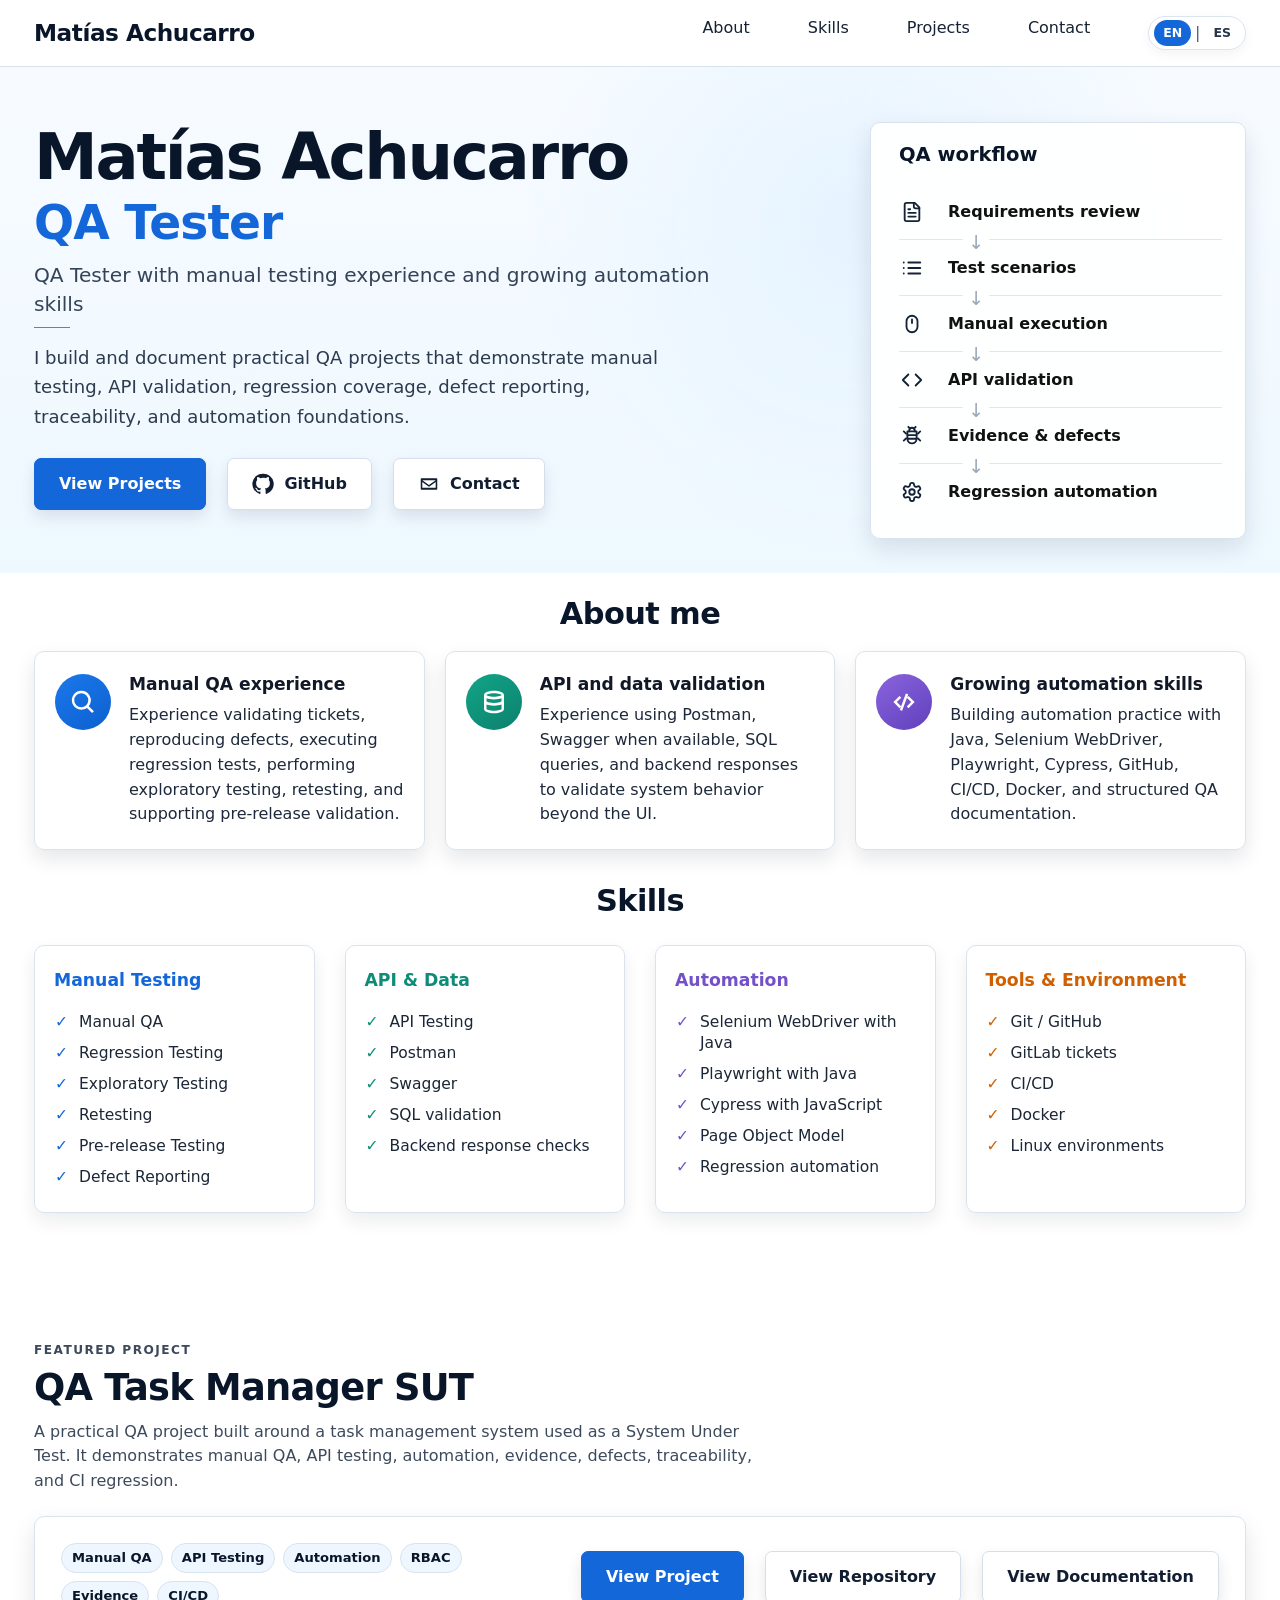
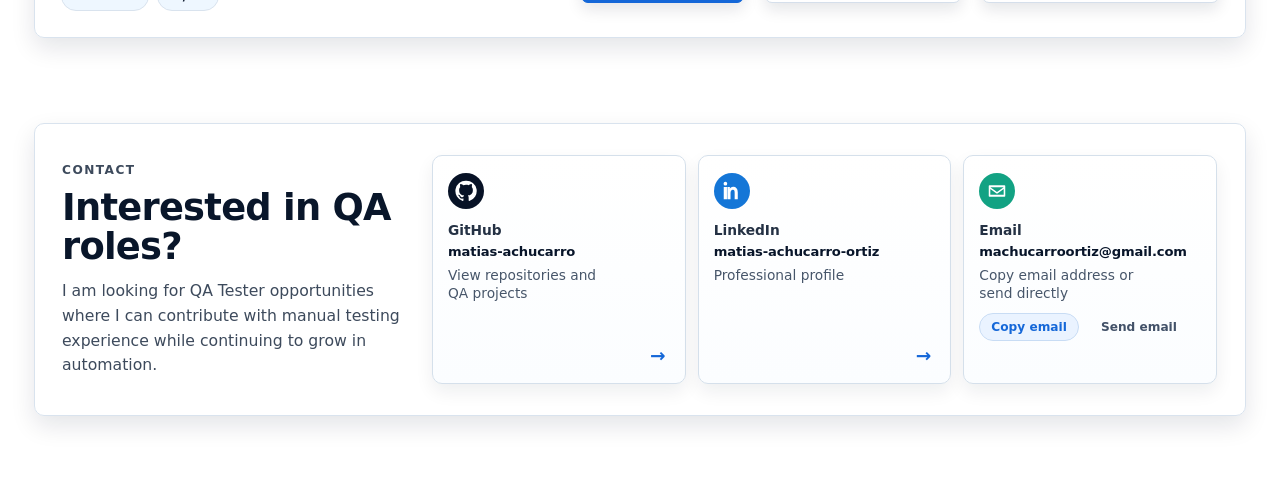
<file: index.html>
<!doctype html>
<html lang="en">
<head>
  <meta charset="utf-8">
  <meta name="viewport" content="width=device-width, initial-scale=1">
  <title>Mat&iacute;as Achucarro | QA Tester</title>
  <meta name="description" content="Personal QA portfolio for Mat&iacute;as Achucarro, QA Tester.">
  <link rel="canonical" href="https://matias-achucarro.github.io/">
  <meta property="og:type" content="website">
  <meta property="og:url" content="https://matias-achucarro.github.io/">
  <meta property="og:title" content="Mat&iacute;as Achucarro | QA Tester">
  <meta property="og:description" content="QA portfolio focused on manual testing, API validation, regression testing, evidence, traceability, and automation foundations.">
  <meta property="og:image" content="https://matias-achucarro.github.io/assets/social-preview.png">
  <meta property="og:image:secure_url" content="https://matias-achucarro.github.io/assets/social-preview.png">
  <meta property="og:image:type" content="image/png">
  <meta property="og:image:width" content="1200">
  <meta property="og:image:height" content="630">
  <meta property="og:image:alt" content="Mat&iacute;as Achucarro QA Tester portfolio preview">
  <meta name="twitter:card" content="summary_large_image">
  <meta name="twitter:title" content="Mat&iacute;as Achucarro | QA Tester">
  <meta name="twitter:description" content="QA portfolio focused on manual testing, API validation, regression testing, evidence, traceability, and automation foundations.">
  <meta name="twitter:image" content="https://matias-achucarro.github.io/assets/social-preview.png">
  <link rel="icon" type="image/svg+xml" href="favicon.svg">
  <link rel="stylesheet" href="styles.css?v=mobile-nav-2">
  <script src="i18n.js?v=mobile-nav-2" defer></script>
  <script src="portfolio.js?v=mobile-nav-2" defer></script>
</head>
<body>
  <header class="site-header">
    <nav class="nav" aria-label="Main navigation">
      <a class="brand" href="#home">Mat&iacute;as Achucarro</a>
      <div class="nav-links">
        <a href="#about">About</a>
        <a href="#skills">Skills</a>
        <a href="#projects">Projects</a>
        <a href="#contact">Contact</a>
      </div>
    </nav>
  </header>

  <main id="home">
    <section class="hero-shell">
      <div class="hero">
        <div class="hero-copy">
          <h1>Mat&iacute;as Achucarro</h1>
          <p class="role">QA Tester</p>
          <p class="tagline">QA Tester with manual testing experience and growing automation skills</p>
          <span class="rule" aria-hidden="true"></span>
          <p class="intro">
            I build and document practical QA projects that demonstrate manual
            testing, API validation, regression coverage, defect reporting,
            traceability, and automation foundations.
          </p>
          <div class="hero-actions">
            <a class="button primary" href="#projects">View Projects</a>
            <a class="button secondary" href="https://github.com/matias-achucarro">
              <svg aria-hidden="true" viewBox="0 0 24 24">
                <path d="M12 .7A11.3 11.3 0 0 0 8.4 22.8c.6.1.8-.3.8-.6v-2c-3.4.7-4.1-1.5-4.1-1.5-.5-1.4-1.3-1.8-1.3-1.8-1.1-.7.1-.7.1-.7 1.2.1 1.8 1.2 1.8 1.2 1.1 1.8 2.8 1.3 3.5 1 .1-.8.4-1.3.8-1.6-2.7-.3-5.5-1.3-5.5-6a4.7 4.7 0 0 1 1.2-3.2c-.1-.3-.5-1.6.1-3.2 0 0 1-.3 3.3 1.2A11.2 11.2 0 0 1 12 5.2c1 0 2 .1 2.9.4 2.3-1.5 3.3-1.2 3.3-1.2.6 1.6.2 2.9.1 3.2a4.7 4.7 0 0 1 1.2 3.2c0 4.7-2.8 5.7-5.5 6 .5.4.9 1.2.9 2.4v3c0 .3.2.7.8.6A11.3 11.3 0 0 0 12 .7Z"/>
              </svg>
              GitHub
            </a>
            <a class="button secondary" href="mailto:machucarroortiz@gmail.com">
              <svg aria-hidden="true" viewBox="0 0 24 24">
                <path d="M3.8 5.8h16.4c.5 0 .8.3.8.8v10.8c0 .5-.3.8-.8.8H3.8c-.5 0-.8-.3-.8-.8V6.6c0-.5.3-.8.8-.8Zm.9 2.1 7.3 5.2 7.3-5.2H4.7Zm14.6 8.2V9.8l-6.8 4.8a.9.9 0 0 1-1 0L4.7 9.8v6.3h14.6Z"/>
              </svg>
              Contact
            </a>
          </div>
        </div>

        <aside class="workflow-card" aria-label="QA workflow">
          <h2>QA workflow</h2>
          <ol>
            <li>
              <span class="workflow-icon" aria-hidden="true">
                <svg viewBox="0 0 24 24"><path d="M15 2H6a2 2 0 0 0-2 2v16a2 2 0 0 0 2 2h12a2 2 0 0 0 2-2V7Z"/><path d="M14 2v4a2 2 0 0 0 2 2h4"/><path d="M10 9H8"/><path d="M16 13H8"/><path d="M16 17H8"/></svg>
              </span>
              <strong>Requirements review</strong>
            </li>
            <li>
              <span class="workflow-icon" aria-hidden="true">
                <svg viewBox="0 0 24 24"><path d="M8 6h13"/><path d="M8 12h13"/><path d="M8 18h13"/><path d="M3 6h.01"/><path d="M3 12h.01"/><path d="M3 18h.01"/></svg>
              </span>
              <strong>Test scenarios</strong>
            </li>
            <li>
              <span class="workflow-icon" aria-hidden="true">
                <svg viewBox="0 0 24 24"><rect x="6" y="3" width="12" height="18" rx="6"/><path d="M12 7v4"/></svg>
              </span>
              <strong>Manual execution</strong>
            </li>
            <li>
              <span class="workflow-icon" aria-hidden="true">
                <svg viewBox="0 0 24 24"><path d="m16 18 6-6-6-6"/><path d="m8 6-6 6 6 6"/></svg>
              </span>
              <strong>API validation</strong>
            </li>
            <li>
              <span class="workflow-icon" aria-hidden="true">
                <svg viewBox="0 0 24 24"><path d="m8 2 1.9 1.9"/><path d="M14.1 3.9 16 2"/><path d="M9 7V6a3 3 0 0 1 6 0v1"/><path d="M7 7h10v8a5 5 0 0 1-10 0Z"/><path d="M7 11h10"/><path d="M7 15h10"/><path d="M5.5 9.5 3 7"/><path d="M18.5 9.5 21 7"/><path d="M5.5 14.5 3 17"/><path d="M18.5 14.5 21 17"/></svg>
              </span>
              <strong>Evidence &amp; defects</strong>
            </li>
            <li>
              <span class="workflow-icon" aria-hidden="true">
                <svg viewBox="0 0 24 24"><path d="M12.2 2h-.4a2 2 0 0 0-2 2v.2a2 2 0 0 1-1 1.7l-.4.2a2 2 0 0 1-2 0l-.2-.1a2 2 0 0 0-2.7.7l-.2.4a2 2 0 0 0 .7 2.7l.2.1a2 2 0 0 1 1 1.7v.6a2 2 0 0 1-1 1.7l-.2.1a2 2 0 0 0-.7 2.7l.2.4a2 2 0 0 0 2.7.7l.2-.1a2 2 0 0 1 2 0l.4.2a2 2 0 0 1 1 1.7v.2a2 2 0 0 0 2 2h.4a2 2 0 0 0 2-2v-.2a2 2 0 0 1 1-1.7l.4-.2a2 2 0 0 1 2 0l.2.1a2 2 0 0 0 2.7-.7l.2-.4a2 2 0 0 0-.7-2.7l-.2-.1a2 2 0 0 1-1-1.7v-.6a2 2 0 0 1 1-1.7l.2-.1a2 2 0 0 0 .7-2.7l-.2-.4a2 2 0 0 0-2.7-.7l-.2.1a2 2 0 0 1-2 0l-.4-.2a2 2 0 0 1-1-1.7V4a2 2 0 0 0-2-2Z"/><circle cx="12" cy="12" r="3"/></svg>
              </span>
              <strong>Regression automation</strong>
            </li>
          </ol>
        </aside>
      </div>
    </section>

    <section id="about" class="section about-section">
      <h2>About me</h2>
      <div class="about-cards">
        <article class="info-card accent-blue">
          <span class="card-icon" aria-hidden="true">
            <svg viewBox="0 0 24 24"><path d="M10.6 3a7.6 7.6 0 0 1 6 12.3l4.1 4.1-1.4 1.4-4.1-4.1A7.6 7.6 0 1 1 10.6 3Zm0 2a5.6 5.6 0 1 0 0 11.2 5.6 5.6 0 0 0 0-11.2Z"/></svg>
          </span>
          <div>
            <h3>Manual QA experience</h3>
            <p>
              Experience validating tickets, reproducing defects, executing regression
              tests, performing exploratory testing, retesting, and supporting
              pre-release validation.
            </p>
          </div>
        </article>
        <article class="info-card accent-green">
          <span class="card-icon" aria-hidden="true">
            <svg viewBox="0 0 24 24"><path d="M12 3c4.4 0 8 1.5 8 3.4v11.2c0 1.9-3.6 3.4-8 3.4s-8-1.5-8-3.4V6.4C4 4.5 7.6 3 12 3Zm0 2c-3.7 0-6 1.1-6 1.4s2.3 1.4 6 1.4 6-1.1 6-1.4S15.7 5 12 5ZM6 9v2.3c.9.8 3.1 1.4 6 1.4s5.1-.6 6-1.4V9c-1.5.6-3.6.9-6 .9S7.5 9.6 6 9Zm0 5v3.6c0 .3 2.3 1.4 6 1.4s6-1.1 6-1.4V14c-1.5.6-3.6.9-6 .9s-4.5-.3-6-.9Z"/></svg>
          </span>
          <div>
            <h3>API and data validation</h3>
            <p>
              Experience using Postman, Swagger when available, SQL queries, and
              backend responses to validate system behavior beyond the UI.
            </p>
          </div>
        </article>
        <article class="info-card accent-purple">
          <span class="card-icon" aria-hidden="true">
            <svg viewBox="0 0 24 24"><path d="m8.4 7.1 1.4 1.4L6.3 12l3.5 3.5-1.4 1.4L3.5 12l4.9-4.9Zm7.2 0 4.9 4.9-4.9 4.9-1.4-1.4 3.5-3.5-3.5-3.5 1.4-1.4Zm-2.1-2 1.9.6-4.9 13.2-1.9-.6 4.9-13.2Z"/></svg>
          </span>
          <div>
            <h3>Growing automation skills</h3>
            <p>
              Building automation practice with Java, Selenium WebDriver,
              Playwright, Cypress, GitHub, CI/CD, Docker, and structured QA
              documentation.
            </p>
          </div>
        </article>
      </div>
    </section>

    <section id="skills" class="section skills-section">
      <h2>Skills</h2>
      <div class="skills-grid">
        <article class="skill-card blue">
          <h3>Manual Testing</h3>
          <ul>
            <li>Manual QA</li>
            <li>Regression Testing</li>
            <li>Exploratory Testing</li>
            <li>Retesting</li>
            <li>Pre-release Testing</li>
            <li>Defect Reporting</li>
          </ul>
        </article>
        <article class="skill-card green">
          <h3>API &amp; Data</h3>
          <ul>
            <li>API Testing</li>
            <li>Postman</li>
            <li>Swagger</li>
            <li>SQL validation</li>
            <li>Backend response checks</li>
          </ul>
        </article>
        <article class="skill-card purple">
          <h3>Automation</h3>
          <ul>
            <li>Selenium WebDriver with Java</li>
            <li>Playwright with Java</li>
            <li>Cypress with JavaScript</li>
            <li>Page Object Model</li>
            <li>Regression automation</li>
          </ul>
        </article>
        <article class="skill-card orange">
          <h3>Tools &amp; Environment</h3>
          <ul>
            <li>Git / GitHub</li>
            <li>GitLab tickets</li>
            <li>CI/CD</li>
            <li>Docker</li>
            <li>Linux environments</li>
          </ul>
        </article>
      </div>
    </section>

    <section id="projects" class="section projects-section">
      <div class="section-heading">
        <p class="eyebrow">Featured project</p>
        <h2>QA Task Manager SUT</h2>
        <p>
          A practical QA project built around a task management system used as a
          System Under Test. It demonstrates manual QA, API testing, automation,
          evidence, defects, traceability, and CI regression.
        </p>
      </div>
      <article class="featured-project">
        <div class="project-copy">
          <div class="badge-row" aria-label="Project tags">
            <span>Manual QA</span>
            <span>API Testing</span>
            <span>Automation</span>
            <span>RBAC</span>
            <span>Evidence</span>
            <span>CI/CD</span>
          </div>
        </div>
        <div class="project-actions">
          <a class="button primary" href="projects/qa-task-manager/">View Project</a>
          <a class="button secondary" href="https://github.com/matias-achucarro/qa-task-manager-automation">View Repository</a>
          <a class="button secondary" href="qa/manual-test-scenarios.html">View Documentation</a>
        </div>
      </article>
    </section>

    <section id="contact" class="section contact-section">
      <div class="contact-panel">
        <div class="contact-copy">
          <p class="eyebrow">Contact</p>
          <h2>Interested in QA roles?</h2>
          <p>
            I am looking for QA Tester opportunities where I can contribute with
            manual testing experience while continuing to grow in automation.
          </p>
        </div>
        <div class="contact-links">
          <a class="contact-card github-card" href="https://github.com/matias-achucarro">
            <span class="contact-icon" aria-hidden="true">
              <svg viewBox="0 0 24 24">
                <path d="M12 .7A11.3 11.3 0 0 0 8.4 22.8c.6.1.8-.3.8-.6v-2c-3.4.7-4.1-1.5-4.1-1.5-.5-1.4-1.3-1.8-1.3-1.8-1.1-.7.1-.7.1-.7 1.2.1 1.8 1.2 1.8 1.2 1.1 1.8 2.8 1.3 3.5 1 .1-.8.4-1.3.8-1.6-2.7-.3-5.5-1.3-5.5-6a4.7 4.7 0 0 1 1.2-3.2c-.1-.3-.5-1.6.1-3.2 0 0 1-.3 3.3 1.2A11.2 11.2 0 0 1 12 5.2c1 0 2 .1 2.9.4 2.3-1.5 3.3-1.2 3.3-1.2.6 1.6.2 2.9.1 3.2a4.7 4.7 0 0 1 1.2 3.2c0 4.7-2.8 5.7-5.5 6 .5.4.9 1.2.9 2.4v3c0 .3.2.7.8.6A11.3 11.3 0 0 0 12 .7Z"/>
              </svg>
            </span>
            <span class="contact-label">GitHub</span>
            <strong>matias-achucarro</strong>
            <span class="contact-helper">View repositories and QA projects</span>
            <span class="contact-arrow" aria-hidden="true">&#8594;</span>
          </a>
          <a class="contact-card linkedin-card" href="https://www.linkedin.com/in/matias-achucarro-ortiz">
            <span class="contact-icon" aria-hidden="true">
              <svg viewBox="0 0 24 24">
                <path d="M6.5 7.7H3V21h3.5V7.7ZM4.8 6a2 2 0 1 0 0-4 2 2 0 0 0 0 4Zm5.5 1.7H7V21h3.4v-6.9c0-1.8.8-3.4 2.6-3.4 1.8 0 1.9 1.7 1.9 3.5V21h3.4v-7.7c0-3.8-2-5.9-4.9-5.9-2.2 0-3.2 1.2-3.7 2.1h-.1l.1-1.8Z"/>
              </svg>
            </span>
            <span class="contact-label">LinkedIn</span>
            <strong>matias-achucarro-ortiz</strong>
            <span class="contact-helper">Professional profile</span>
            <span class="contact-arrow" aria-hidden="true">&#8594;</span>
          </a>
          <article class="contact-card email-card" data-email-card>
            <span class="contact-icon" aria-hidden="true">
              <svg viewBox="0 0 24 24">
                <path d="M3.8 5.8h16.4c.5 0 .8.3.8.8v10.8c0 .5-.3.8-.8.8H3.8c-.5 0-.8-.3-.8-.8V6.6c0-.5.3-.8.8-.8Zm.9 2.1 7.3 5.2 7.3-5.2H4.7Zm14.6 8.2V9.8l-6.8 4.8a.9.9 0 0 1-1 0L4.7 9.8v6.3h14.6Z"/>
              </svg>
            </span>
            <span class="contact-label">Email</span>
            <strong>machucarroortiz@gmail.com</strong>
            <span class="contact-helper">Copy email address or send directly</span>
            <div class="email-actions">
              <button class="email-copy-button" type="button" data-copy-email="machucarroortiz@gmail.com" aria-label="Copy email address machucarroortiz@gmail.com">
                Copy email
              </button>
              <a class="email-send-link" href="mailto:machucarroortiz@gmail.com">Send email</a>
            </div>
            <span class="contact-feedback" role="status" aria-live="polite" data-copy-feedback></span>
          </article>
        </div>
      </div>
    </section>
  </main>
</body>
</html>
</file>
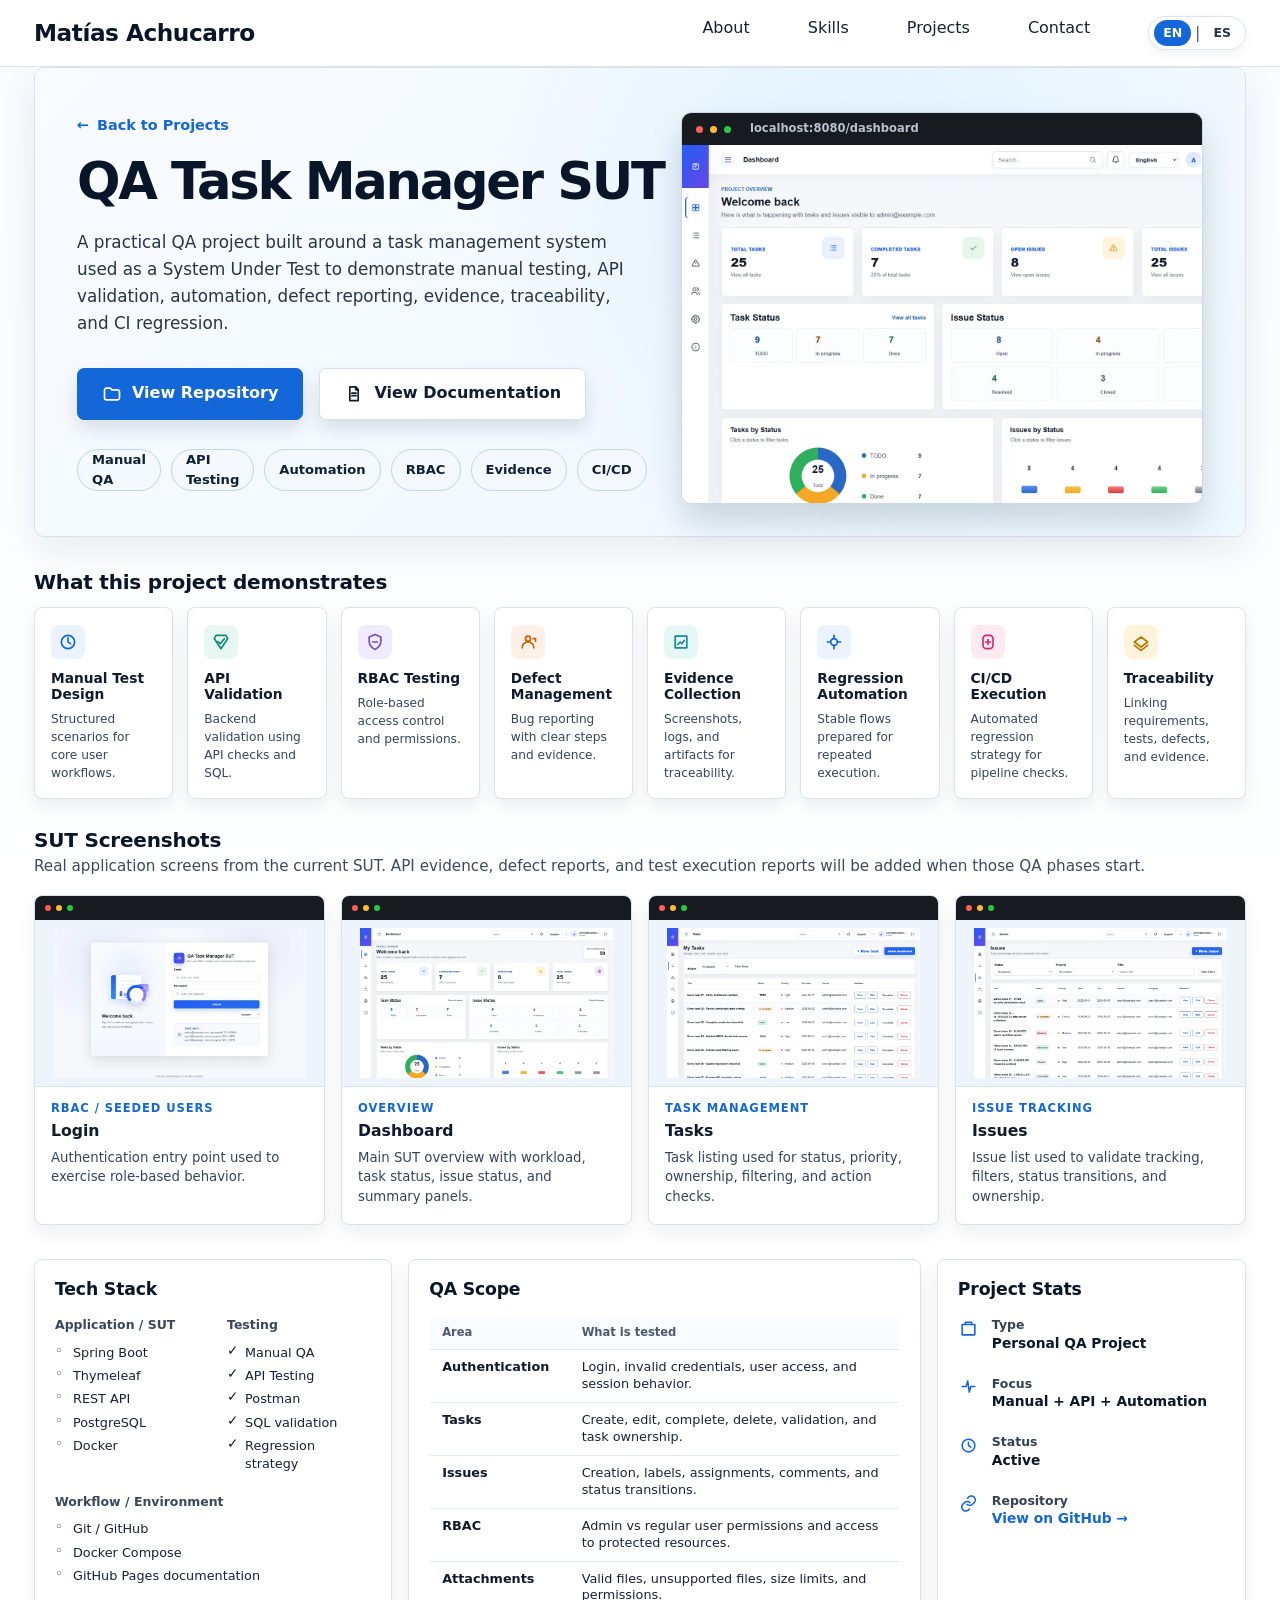
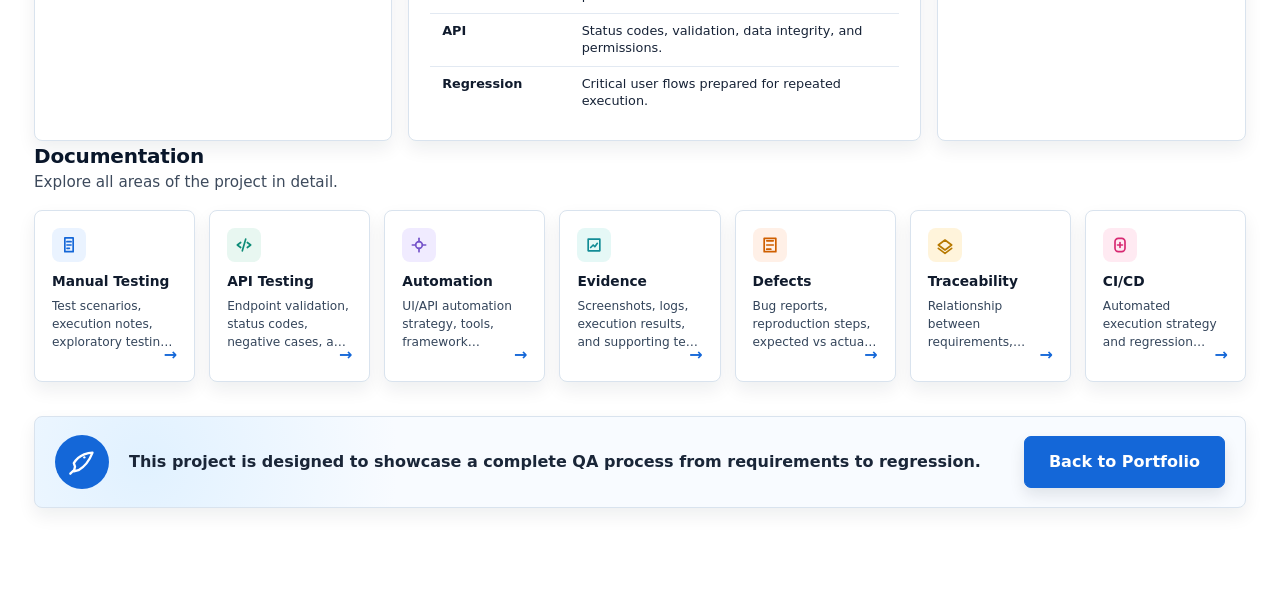
<file: projects/qa-task-manager/index.html>
<!doctype html>
<html lang="en">
<head>
  <meta charset="utf-8">
  <meta name="viewport" content="width=device-width, initial-scale=1">
  <title>QA Task Manager SUT | Mat&iacute;as Achucarro</title>
  <meta name="description" content="QA Task Manager SUT project page for Mat&iacute;as Achucarro's QA portfolio.">
  <link rel="icon" type="image/svg+xml" href="../../favicon.svg">
  <link rel="stylesheet" href="../../styles.css?v=mobile-nav-2">
  <script src="../../i18n.js?v=mobile-nav-2" defer></script>
</head>
<body class="case-page">
  <header class="site-header">
    <nav class="nav" aria-label="Main navigation">
      <a class="brand" href="../../index.html">Mat&iacute;as Achucarro</a>
      <div class="nav-links">
        <a href="../../index.html#about">About</a>
        <a href="../../index.html#skills">Skills</a>
        <a href="../../index.html#projects">Projects</a>
        <a href="../../index.html#contact">Contact</a>
      </div>
    </nav>
  </header>

  <main>
    <section class="case-hero">
      <div class="case-hero-copy">
        <a class="back-link" href="../../index.html#projects" aria-label="Back to portfolio projects">
          <span aria-hidden="true">&larr;</span>
          Back to Projects
        </a>
        <h1>QA Task Manager SUT</h1>
        <p>
          A practical QA project built around a task management system used as a
          System Under Test to demonstrate manual testing, API validation,
          automation, defect reporting, evidence, traceability, and CI regression.
        </p>
        <div class="case-actions">
          <a class="button primary" href="https://github.com/matias-achucarro/qa-task-manager-automation">
            <svg aria-hidden="true" viewBox="0 0 24 24">
              <path d="M3 7.5A2.5 2.5 0 0 1 5.5 5H10l2 2h6.5A2.5 2.5 0 0 1 21 9.5v7A2.5 2.5 0 0 1 18.5 19h-13A2.5 2.5 0 0 1 3 16.5v-9Z"/>
            </svg>
            View Repository
          </a>
          <a class="button secondary" href="../../qa/manual-test-scenarios.html">
            <svg aria-hidden="true" viewBox="0 0 24 24">
              <path d="M7 3.5h7l3 3V20H7V3.5Z"/>
              <path d="M14 3.5V7h3"/>
              <path d="M9.5 11h5"/>
              <path d="M9.5 14h5"/>
            </svg>
            View Documentation
          </a>
        </div>
        <div class="badge-row" aria-label="Project tags">
          <span>Manual QA</span>
          <span>API Testing</span>
          <span>Automation</span>
          <span>RBAC</span>
          <span>Evidence</span>
          <span>CI/CD</span>
        </div>
      </div>

      <aside class="browser-preview" aria-label="QA Task Manager SUT dashboard screenshot">
        <div class="browser-chrome" aria-hidden="true">
          <span></span>
          <span></span>
          <span></span>
          <strong>localhost:8080/dashboard</strong>
        </div>
        <img
          class="sut-hero-image"
          src="../../assets/projects/qa-task-manager/dashboard.webp"
          width="1600"
          height="950"
          alt="QA Task Manager dashboard with workload cards, task status, issue status, and charts"
          loading="eager"
        >
      </aside>
    </section>

    <section class="case-section">
      <h2>What this project demonstrates</h2>
      <div class="demonstrates-grid">
        <article class="mini-card">
          <span class="mini-icon blue" aria-hidden="true">
            <svg viewBox="0 0 24 24"><path d="M12 7v5l3 2"/><circle cx="12" cy="12" r="8"/></svg>
          </span>
          <h3>Manual Test Design</h3>
          <p>Structured scenarios for core user workflows.</p>
        </article>
        <article class="mini-card">
          <span class="mini-icon green" aria-hidden="true">
            <svg viewBox="0 0 24 24"><path d="M8 11.5 11 14l5-6"/><path d="M6 4h12l2 4-8 12L4 8l2-4Z"/></svg>
          </span>
          <h3>API Validation</h3>
          <p>Backend validation using API checks and SQL.</p>
        </article>
        <article class="mini-card">
          <span class="mini-icon purple" aria-hidden="true">
            <svg viewBox="0 0 24 24"><path d="M12 3 5 6v5c0 4.5 3 7.8 7 10 4-2.2 7-5.5 7-10V6l-7-3Z"/><path d="M9 12h6"/></svg>
          </span>
          <h3>RBAC Testing</h3>
          <p>Role-based access control and permissions.</p>
        </article>
        <article class="mini-card">
          <span class="mini-icon orange" aria-hidden="true">
            <svg viewBox="0 0 24 24"><path d="M12 5a3 3 0 1 1 0 6 3 3 0 0 1 0-6Z"/><path d="M5 19a7 7 0 0 1 14 0"/><path d="M18 8h3v3"/></svg>
          </span>
          <h3>Defect Management</h3>
          <p>Bug reporting with clear steps and evidence.</p>
        </article>
        <article class="mini-card">
          <span class="mini-icon teal" aria-hidden="true">
            <svg viewBox="0 0 24 24"><path d="M5 5h14v14H5V5Z"/><path d="m8 15 3-3 2 2 3-4"/></svg>
          </span>
          <h3>Evidence Collection</h3>
          <p>Screenshots, logs, and artifacts for traceability.</p>
        </article>
        <article class="mini-card">
          <span class="mini-icon blue" aria-hidden="true">
            <svg viewBox="0 0 24 24"><path d="M12 4v4"/><path d="M12 16v4"/><path d="M4 12h4"/><path d="M16 12h4"/><circle cx="12" cy="12" r="4"/></svg>
          </span>
          <h3>Regression Automation</h3>
          <p>Stable flows prepared for repeated execution.</p>
        </article>
        <article class="mini-card">
          <span class="mini-icon pink" aria-hidden="true">
            <svg viewBox="0 0 24 24"><path d="M6 8a4 4 0 0 1 4-4h4a4 4 0 0 1 4 4v8a4 4 0 0 1-4 4h-4a4 4 0 0 1-4-4V8Z"/><path d="M9 12h6"/><path d="M12 9v6"/></svg>
          </span>
          <h3>CI/CD Execution</h3>
          <p>Automated regression strategy for pipeline checks.</p>
        </article>
        <article class="mini-card">
          <span class="mini-icon gold" aria-hidden="true">
            <svg viewBox="0 0 24 24"><path d="m4 12 8-6 8 6-8 6-8-6Z"/><path d="m4 16 8 6 8-6"/></svg>
          </span>
          <h3>Traceability</h3>
          <p>Linking requirements, tests, defects, and evidence.</p>
        </article>
      </div>
    </section>

    <section class="case-section sut-screenshots-section" aria-labelledby="sut-screenshots-title">
      <div class="case-section-heading">
        <h2 id="sut-screenshots-title">SUT Screenshots</h2>
        <p>Real application screens from the current SUT. API evidence, defect reports, and test execution reports will be added when those QA phases start.</p>
      </div>
      <div class="sut-screenshot-grid">
        <article class="sut-screenshot-card">
          <figure class="sut-shot-preview">
            <span class="sut-shot-bar" aria-hidden="true"><i></i><i></i><i></i></span>
            <img
              src="../../assets/projects/qa-task-manager/login.webp"
              width="1600"
              height="950"
              alt="QA Task Manager login screen showing seeded admin and user credentials"
              loading="lazy"
            >
          </figure>
          <div class="sut-shot-copy">
            <span>RBAC / seeded users</span>
            <h3>Login</h3>
            <p>Authentication entry point used to exercise role-based behavior.</p>
          </div>
        </article>
        <article class="sut-screenshot-card">
          <figure class="sut-shot-preview">
            <span class="sut-shot-bar" aria-hidden="true"><i></i><i></i><i></i></span>
            <img
              src="../../assets/projects/qa-task-manager/dashboard.webp"
              width="1600"
              height="950"
              alt="QA Task Manager dashboard showing task and issue overview cards"
              loading="lazy"
            >
          </figure>
          <div class="sut-shot-copy">
            <span>Overview</span>
            <h3>Dashboard</h3>
            <p>Main SUT overview with workload, task status, issue status, and summary panels.</p>
          </div>
        </article>
        <article class="sut-screenshot-card">
          <figure class="sut-shot-preview">
            <span class="sut-shot-bar" aria-hidden="true"><i></i><i></i><i></i></span>
            <img
              src="../../assets/projects/qa-task-manager/tasks.webp"
              width="1600"
              height="950"
              alt="QA Task Manager tasks list with statuses, priorities, due dates, owners, and actions"
              loading="lazy"
            >
          </figure>
          <div class="sut-shot-copy">
            <span>Task management</span>
            <h3>Tasks</h3>
            <p>Task listing used for status, priority, ownership, filtering, and action checks.</p>
          </div>
        </article>
        <article class="sut-screenshot-card">
          <figure class="sut-shot-preview">
            <span class="sut-shot-bar" aria-hidden="true"><i></i><i></i><i></i></span>
            <img
              src="../../assets/projects/qa-task-manager/issues.webp"
              width="1600"
              height="950"
              alt="QA Task Manager issues list with statuses, priorities, dates, assignees, and actions"
              loading="lazy"
            >
          </figure>
          <div class="sut-shot-copy">
            <span>Issue tracking</span>
            <h3>Issues</h3>
            <p>Issue list used to validate tracking, filters, status transitions, and ownership.</p>
          </div>
        </article>
      </div>
    </section>

    <section class="case-section case-main-grid" aria-label="Project details">
      <article class="case-card tech-card">
        <h2>Tech Stack</h2>
        <div class="tech-columns">
          <div>
            <h3>Application / SUT</h3>
            <ul class="plain-list">
              <li>Spring Boot</li>
              <li>Thymeleaf</li>
              <li>REST API</li>
              <li>PostgreSQL</li>
              <li>Docker</li>
            </ul>
          </div>
          <div>
            <h3>Testing</h3>
            <ul class="plain-list check-list-compact">
              <li>Manual QA</li>
              <li>API Testing</li>
              <li>Postman</li>
              <li>SQL validation</li>
              <li>Regression strategy</li>
            </ul>
          </div>
          <div>
            <h3>Workflow / Environment</h3>
            <ul class="plain-list">
              <li>Git / GitHub</li>
              <li>Docker Compose</li>
              <li>GitHub Pages documentation</li>
            </ul>
          </div>
        </div>
      </article>

      <article class="case-card qa-scope-card">
        <h2>QA Scope</h2>
        <div class="table-wrap">
          <table class="scope-table">
            <thead>
              <tr>
                <th>Area</th>
                <th>What is tested</th>
              </tr>
            </thead>
            <tbody>
              <tr>
                <td>Authentication</td>
                <td>Login, invalid credentials, user access, and session behavior.</td>
              </tr>
              <tr>
                <td>Tasks</td>
                <td>Create, edit, complete, delete, validation, and task ownership.</td>
              </tr>
              <tr>
                <td>Issues</td>
                <td>Creation, labels, assignments, comments, and status transitions.</td>
              </tr>
              <tr>
                <td>RBAC</td>
                <td>Admin vs regular user permissions and access to protected resources.</td>
              </tr>
              <tr>
                <td>Attachments</td>
                <td>Valid files, unsupported files, size limits, and permissions.</td>
              </tr>
              <tr>
                <td>API</td>
                <td>Status codes, validation, data integrity, and permissions.</td>
              </tr>
              <tr>
                <td>Regression</td>
                <td>Critical user flows prepared for repeated execution.</td>
              </tr>
            </tbody>
          </table>
        </div>
      </article>

      <aside class="case-card project-stats-card" aria-label="Project stats">
        <h2>Project Stats</h2>
        <dl class="stats-list">
          <div>
            <span class="stats-icon" aria-hidden="true">
              <svg viewBox="0 0 24 24"><path d="M4 7h16v13H4V7Z"/><path d="M8 7V4h8v3"/></svg>
            </span>
            <dt>Type</dt>
            <dd>Personal QA Project</dd>
          </div>
          <div>
            <span class="stats-icon" aria-hidden="true">
              <svg viewBox="0 0 24 24"><path d="M4 12h5l2-7 2 14 2-7h5"/></svg>
            </span>
            <dt>Focus</dt>
            <dd>Manual + API + Automation</dd>
          </div>
          <div>
            <span class="stats-icon" aria-hidden="true">
              <svg viewBox="0 0 24 24"><circle cx="12" cy="12" r="8"/><path d="M12 8v4l3 2"/></svg>
            </span>
            <dt>Status</dt>
            <dd>Active</dd>
          </div>
          <div>
            <span class="stats-icon" aria-hidden="true">
              <svg viewBox="0 0 24 24"><path d="M10 13a5 5 0 0 0 7.1 0l2-2a5 5 0 0 0-7.1-7.1l-1.1 1.1"/><path d="M14 11a5 5 0 0 0-7.1 0l-2 2A5 5 0 0 0 12 20.1l1.1-1.1"/></svg>
            </span>
            <dt>Repository</dt>
            <dd><a href="https://github.com/matias-achucarro/qa-task-manager-automation">View on GitHub <span aria-hidden="true">&rarr;</span></a></dd>
          </div>
        </dl>
      </aside>
    </section>

    <section id="documentation" class="case-section documentation-section">
      <div class="case-section-heading">
        <h2>Documentation</h2>
        <p>Explore all areas of the project in detail.</p>
      </div>
      <div class="documentation-grid">
        <a class="doc-link-card" href="../../qa/manual-test-scenarios.html">
          <span class="mini-icon blue" aria-hidden="true">
            <svg viewBox="0 0 24 24"><path d="M7 3.5h10V20H7V3.5Z"/><path d="M9.5 8h5"/><path d="M9.5 12h5"/><path d="M9.5 16h3"/></svg>
          </span>
          <h3>Manual Testing</h3>
          <p>Test scenarios, execution notes, exploratory testing, and regression coverage.</p>
          <span class="doc-arrow" aria-hidden="true">&rarr;</span>
        </a>
        <a class="doc-link-card" href="../../qa/api-test-cases.html">
          <span class="mini-icon green" aria-hidden="true">
            <svg viewBox="0 0 24 24"><path d="m8 9-4 3 4 3"/><path d="m16 9 4 3-4 3"/><path d="m14 5-4 14"/></svg>
          </span>
          <h3>API Testing</h3>
          <p>Endpoint validation, status codes, negative cases, and backend checks.</p>
          <span class="doc-arrow" aria-hidden="true">&rarr;</span>
        </a>
        <a class="doc-link-card" href="../../qa/gui-test-cases.html">
          <span class="mini-icon purple" aria-hidden="true">
            <svg viewBox="0 0 24 24"><path d="M12 4v4"/><path d="M12 16v4"/><path d="M4 12h4"/><path d="M16 12h4"/><circle cx="12" cy="12" r="4"/></svg>
          </span>
          <h3>Automation</h3>
          <p>UI/API automation strategy, tools, framework structure, and regression coverage.</p>
          <span class="doc-arrow" aria-hidden="true">&rarr;</span>
        </a>
        <a class="doc-link-card" href="../../qa/evidence-records.html">
          <span class="mini-icon teal" aria-hidden="true">
            <svg viewBox="0 0 24 24"><path d="M5 5h14v14H5V5Z"/><path d="m8 15 3-3 2 2 3-4"/></svg>
          </span>
          <h3>Evidence</h3>
          <p>Screenshots, logs, execution results, and supporting test artifacts.</p>
          <span class="doc-arrow" aria-hidden="true">&rarr;</span>
        </a>
        <a class="doc-link-card" href="../../qa/defect-reports.html">
          <span class="mini-icon orange" aria-hidden="true">
            <svg viewBox="0 0 24 24"><path d="M8 7h8"/><path d="M8 12h8"/><path d="M8 17h5"/><path d="M5 4h14v16H5V4Z"/></svg>
          </span>
          <h3>Defects</h3>
          <p>Bug reports, reproduction steps, expected vs actual results, and severity.</p>
          <span class="doc-arrow" aria-hidden="true">&rarr;</span>
        </a>
        <a class="doc-link-card" href="../../qa/traceability-matrix.html">
          <span class="mini-icon gold" aria-hidden="true">
            <svg viewBox="0 0 24 24"><path d="m4 12 8-6 8 6-8 6-8-6Z"/><path d="m4 16 8 6 8-6"/></svg>
          </span>
          <h3>Traceability</h3>
          <p>Relationship between requirements, scenarios, tests, evidence, and defects.</p>
          <span class="doc-arrow" aria-hidden="true">&rarr;</span>
        </a>
        <a class="doc-link-card" href="../../qa/ci-cd.html">
          <span class="mini-icon pink" aria-hidden="true">
            <svg viewBox="0 0 24 24"><path d="M6 8a4 4 0 0 1 4-4h4a4 4 0 0 1 4 4v8a4 4 0 0 1-4 4h-4a4 4 0 0 1-4-4V8Z"/><path d="M9 12h6"/><path d="M12 9v6"/></svg>
          </span>
          <h3>CI/CD</h3>
          <p>Automated execution strategy and regression checks in the pipeline.</p>
          <span class="doc-arrow" aria-hidden="true">&rarr;</span>
        </a>
      </div>
    </section>

    <section class="case-section">
      <div class="case-cta">
        <div class="cta-icon" aria-hidden="true">
          <svg viewBox="0 0 24 24">
            <path d="M5 13c4.8-8.1 13.5-9 16-9-1 2.5-4.1 10.7-12 15l-4 1 1-4Z"/>
            <path d="M14 8h.01"/>
            <path d="M4.5 19.5 2 22"/>
          </svg>
        </div>
        <p>This project is designed to showcase a complete QA process from requirements to regression.</p>
        <a class="button primary" href="../../index.html#projects">Back to Portfolio</a>
      </div>
    </section>
  </main>
</body>
</html>
</file>
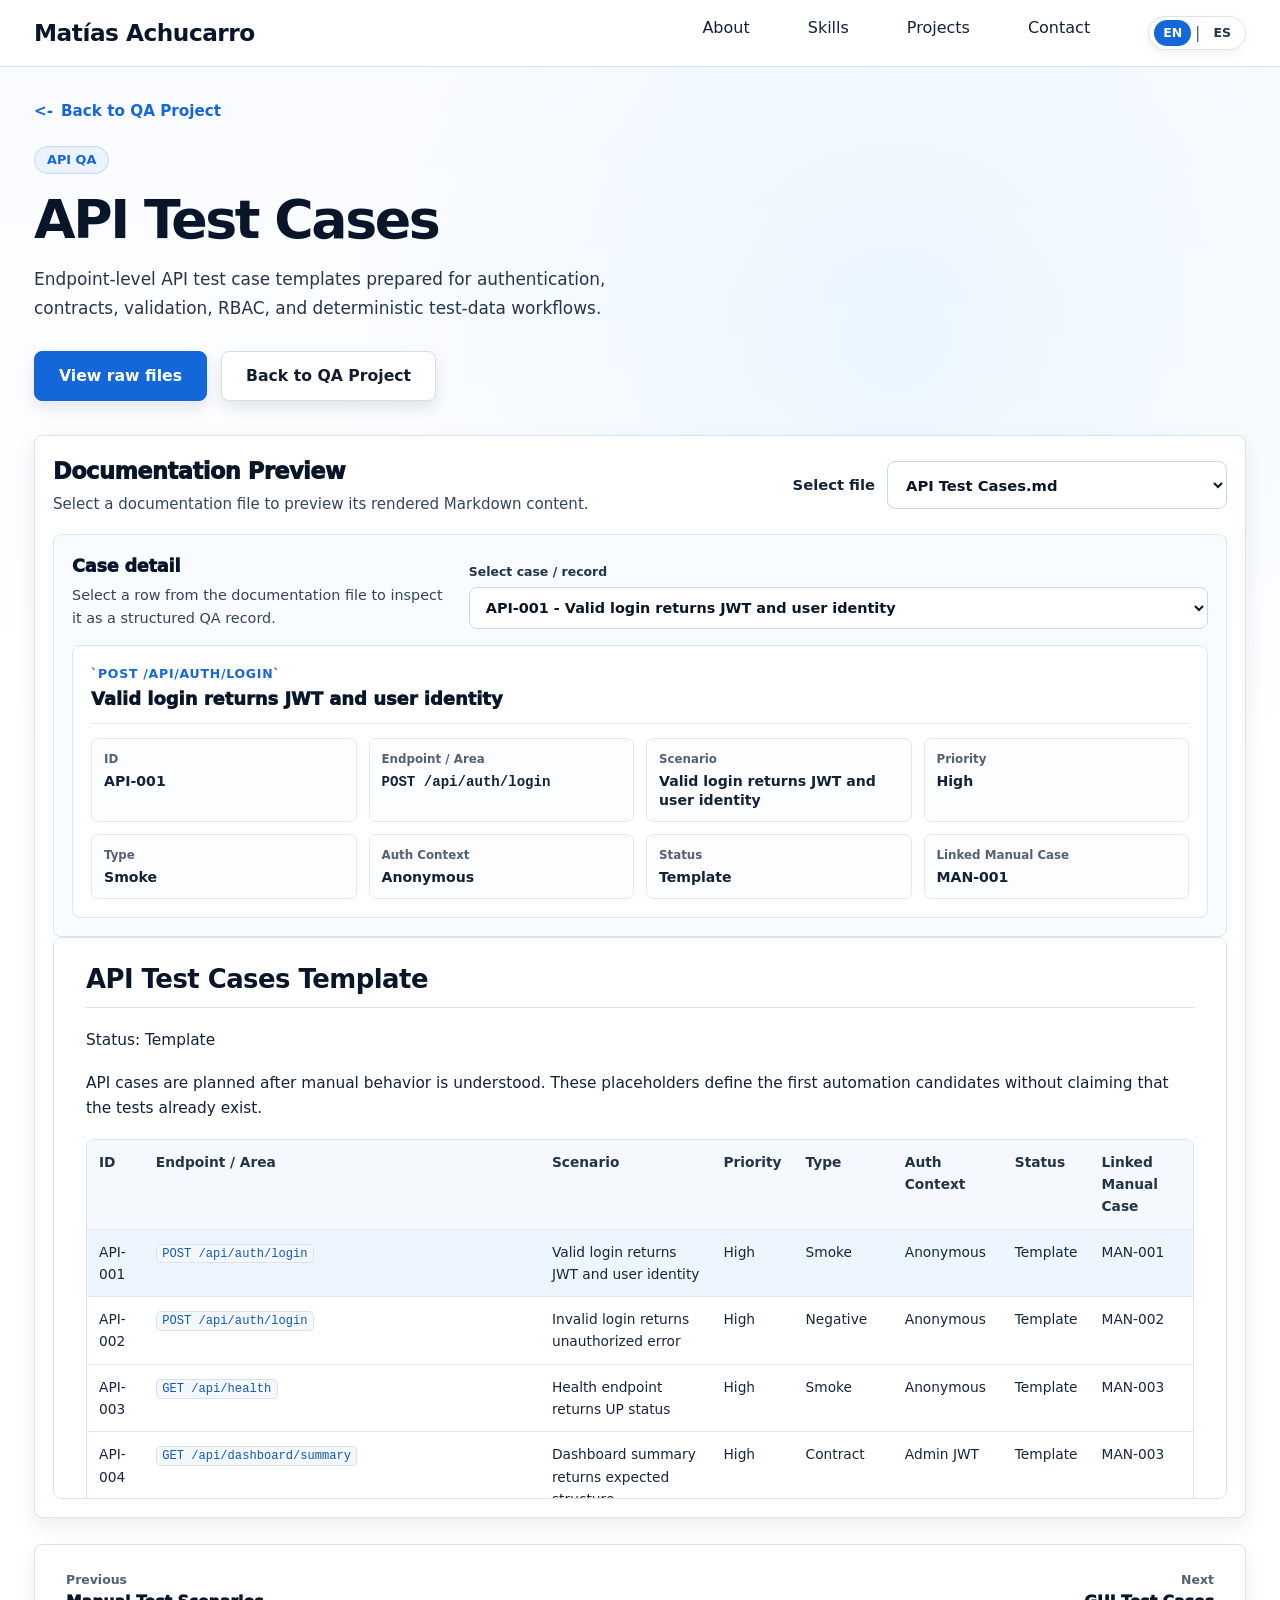
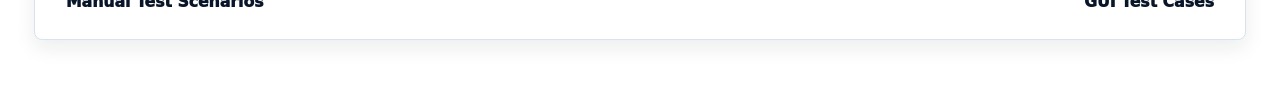
<file: qa/api-test-cases.html>
<!doctype html>
<html lang="en">
<head>
  <meta charset="utf-8">
  <meta name="viewport" content="width=device-width, initial-scale=1">
  <title>API Test Cases | Mat&iacute;as Achucarro</title>
  <meta name="description" content="API QA documentation preview for the QA Task Manager SUT project.">
  <link rel="icon" type="image/svg+xml" href="../favicon.svg">
  <link rel="stylesheet" href="../styles.css?v=mobile-nav-2">
  <script src="../i18n.js?v=mobile-nav-2" defer></script>
  <script src="doc-viewer.js?v=mobile-nav-2" defer></script>
</head>
<body class="doc-viewer-page" data-current-doc="api">
  <header class="site-header">
    <nav class="nav" aria-label="Main navigation">
      <a class="brand" href="../index.html">Mat&iacute;as Achucarro</a>
      <div class="nav-links">
        <a href="../index.html#about">About</a>
        <a href="../index.html#skills">Skills</a>
        <a href="../index.html#projects">Projects</a>
        <a href="../index.html#contact">Contact</a>
      </div>
    </nav>
  </header>
  <main class="doc-viewer-main">
    <a class="doc-back-link" href="../projects/qa-task-manager/">Back to QA Project</a>
    <section class="doc-viewer-hero">
      <div class="doc-hero-copy">
        <p class="doc-label" data-doc-eyebrow>API QA</p>
        <h1 data-doc-title>API Test Cases</h1>
        <p data-doc-description>Endpoint-level API test case templates prepared for the QA Task Manager SUT.</p>
        <div class="doc-hero-actions">
          <a class="button primary" href="https://github.com/matias-achucarro/matias-achucarro.github.io/tree/main/qa" target="_blank" rel="noreferrer" data-raw-files>View raw files</a>
          <a class="button secondary" href="../projects/qa-task-manager/">Back to QA Project</a>
        </div>
      </div>
    </section>
    <section class="doc-preview-panel" aria-labelledby="documentation-preview-title">
      <div class="doc-preview-header">
        <div><h2 id="documentation-preview-title">Documentation Preview</h2><p>Select a documentation file to preview its rendered Markdown content.</p></div>
        <label class="doc-select-label"><span>Select file</span><select data-doc-select aria-label="Select documentation file"></select></label>
      </div>
      <div class="doc-viewer-grid"><aside class="doc-file-list" data-doc-list aria-label="Documentation files"></aside><article class="markdown-preview"><div class="markdown-body" data-markdown-content><p class="doc-loading">Loading documentation preview...</p></div></article></div>
    </section>
    <nav class="doc-bottom-nav" data-doc-pager aria-label="Documentation navigation"></nav>
  </main>
</body>
</html>
</file>
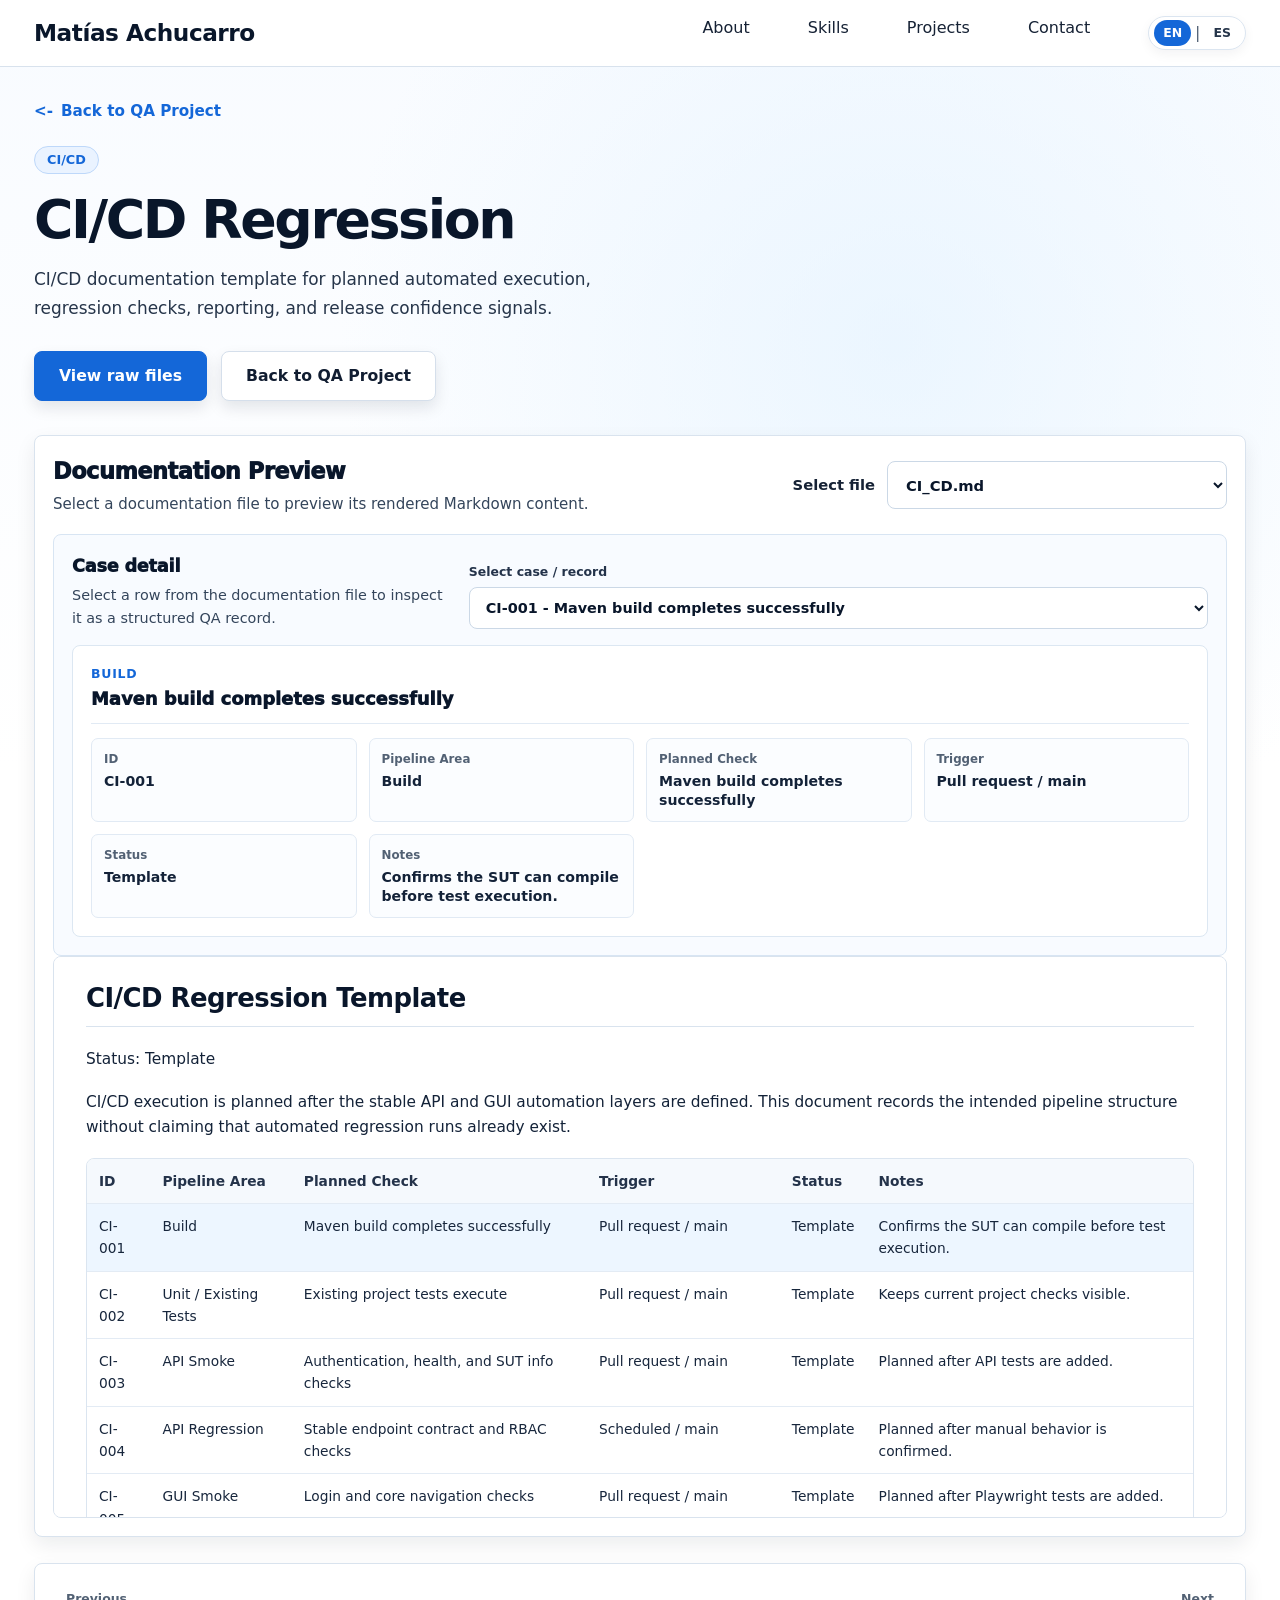
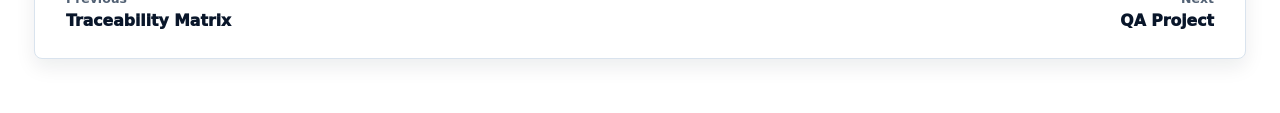
<file: qa/ci-cd.html>
<!doctype html>
<html lang="en">
<head>
  <meta charset="utf-8">
  <meta name="viewport" content="width=device-width, initial-scale=1">
  <title>CI/CD Regression | Mat&iacute;as Achucarro</title>
  <meta name="description" content="CI/CD QA documentation preview for the QA Task Manager SUT project.">
  <link rel="icon" type="image/svg+xml" href="../favicon.svg">
  <link rel="stylesheet" href="../styles.css?v=mobile-nav-2">
  <script src="../i18n.js?v=mobile-nav-2" defer></script>
  <script src="doc-viewer.js?v=mobile-nav-2" defer></script>
</head>
<body class="doc-viewer-page" data-current-doc="ci">
  <header class="site-header">
    <nav class="nav" aria-label="Main navigation">
      <a class="brand" href="../index.html">Mat&iacute;as Achucarro</a>
      <div class="nav-links"><a href="../index.html#about">About</a><a href="../index.html#skills">Skills</a><a href="../index.html#projects">Projects</a><a href="../index.html#contact">Contact</a></div>
    </nav>
  </header>
  <main class="doc-viewer-main">
    <a class="doc-back-link" href="../projects/qa-task-manager/">Back to QA Project</a>
    <section class="doc-viewer-hero">
      <div class="doc-hero-copy"><p class="doc-label" data-doc-eyebrow>CI/CD</p><h1 data-doc-title>CI/CD Regression</h1><p data-doc-description>CI/CD documentation template for planned automated execution, regression checks, reporting, and release confidence signals.</p><div class="doc-hero-actions"><a class="button primary" href="https://github.com/matias-achucarro/matias-achucarro.github.io/tree/main/qa" target="_blank" rel="noreferrer" data-raw-files>View raw files</a><a class="button secondary" href="../projects/qa-task-manager/">Back to QA Project</a></div></div>
    </section>
    <section class="doc-preview-panel" aria-labelledby="documentation-preview-title"><div class="doc-preview-header"><div><h2 id="documentation-preview-title">Documentation Preview</h2><p>Select a documentation file to preview its rendered Markdown content.</p></div><label class="doc-select-label"><span>Select file</span><select data-doc-select aria-label="Select documentation file"></select></label></div><div class="doc-viewer-grid"><aside class="doc-file-list" data-doc-list aria-label="Documentation files"></aside><article class="markdown-preview"><div class="markdown-body" data-markdown-content><p class="doc-loading">Loading documentation preview...</p></div></article></div></section>
    <nav class="doc-bottom-nav" data-doc-pager aria-label="Documentation navigation"></nav>
  </main>
</body>
</html>
</file>
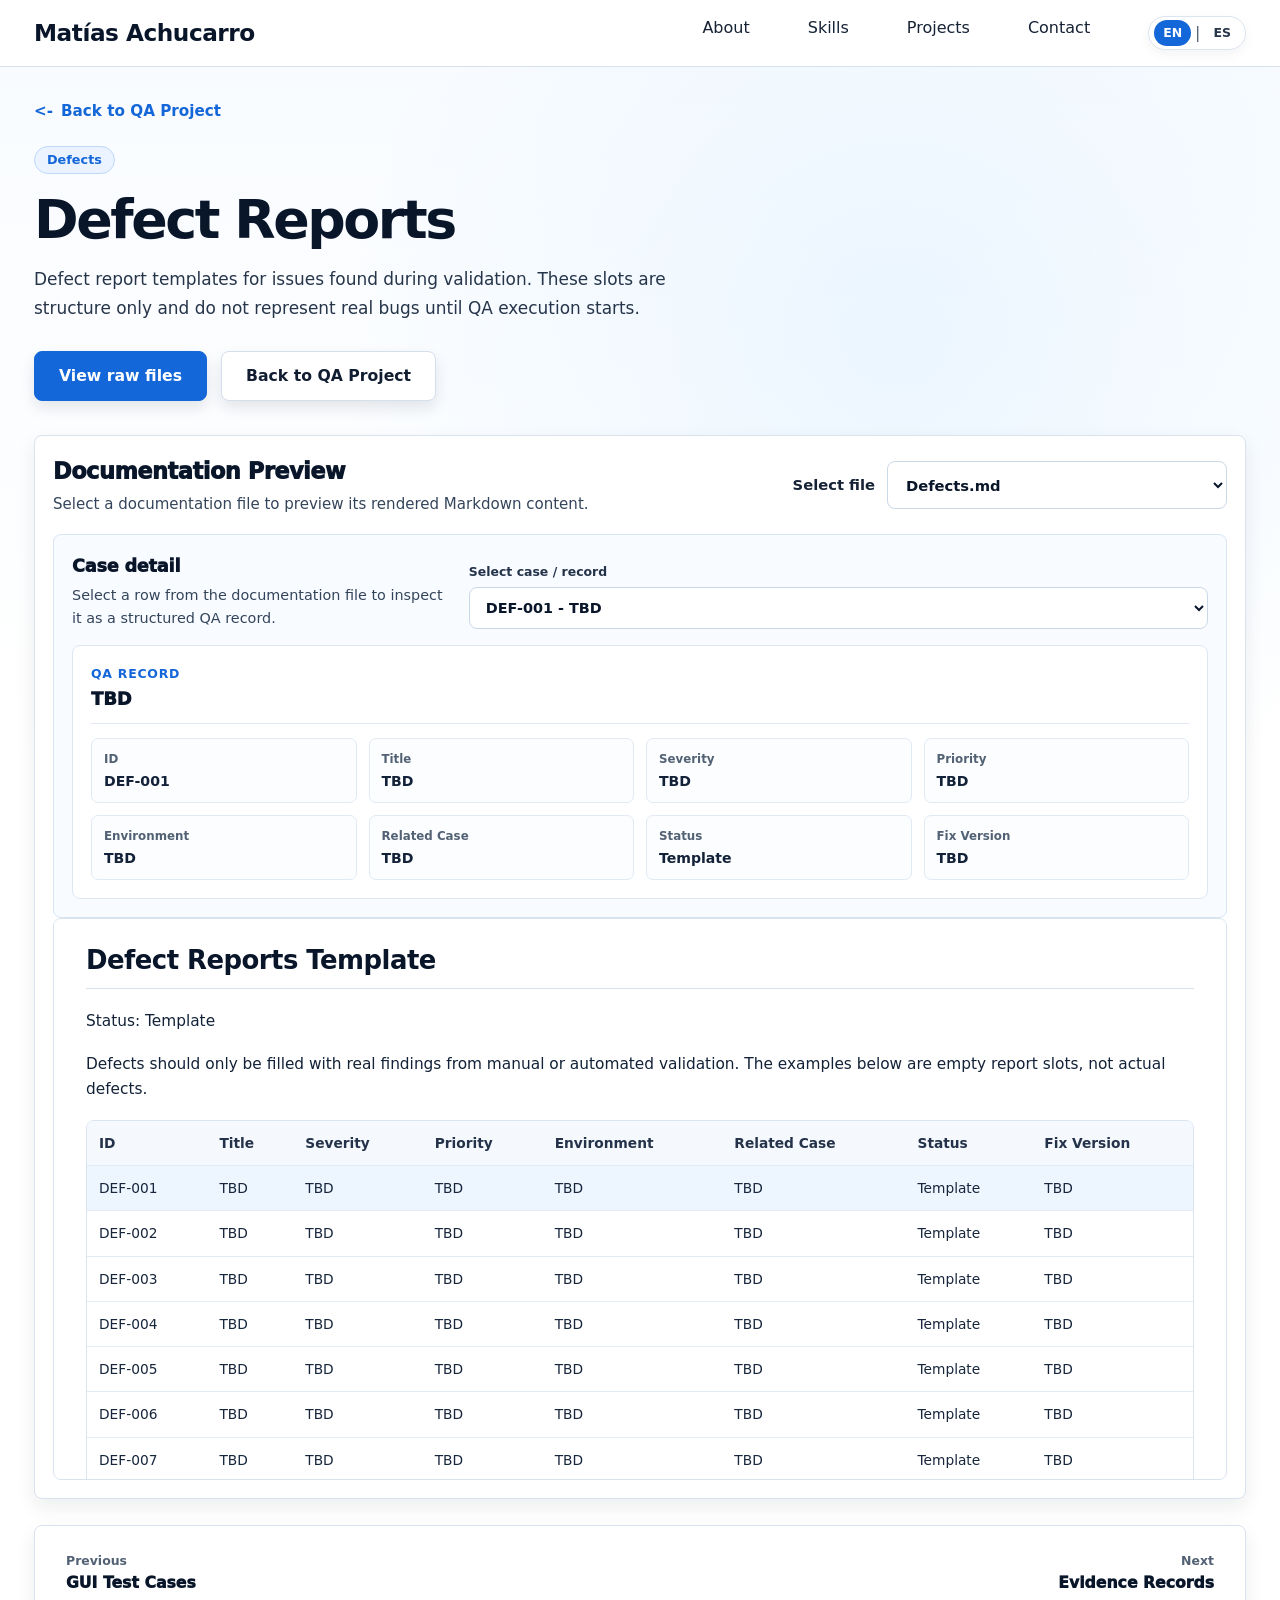
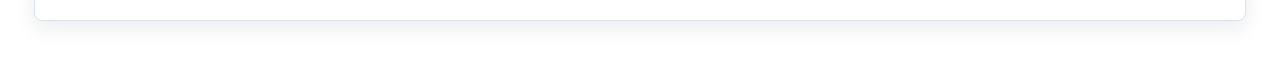
<file: qa/defect-reports.html>
<!doctype html>
<html lang="en">
<head>
  <meta charset="utf-8">
  <meta name="viewport" content="width=device-width, initial-scale=1">
  <title>Defect Reports | Mat&iacute;as Achucarro</title>
  <meta name="description" content="Defect documentation preview for the QA Task Manager SUT project.">
  <link rel="icon" type="image/svg+xml" href="../favicon.svg">
  <link rel="stylesheet" href="../styles.css?v=mobile-nav-2">
  <script src="../i18n.js?v=mobile-nav-2" defer></script>
  <script src="doc-viewer.js?v=mobile-nav-2" defer></script>
</head>
<body class="doc-viewer-page" data-current-doc="defects">
  <header class="site-header">
    <nav class="nav" aria-label="Main navigation">
      <a class="brand" href="../index.html">Mat&iacute;as Achucarro</a>
      <div class="nav-links"><a href="../index.html#about">About</a><a href="../index.html#skills">Skills</a><a href="../index.html#projects">Projects</a><a href="../index.html#contact">Contact</a></div>
    </nav>
  </header>
  <main class="doc-viewer-main">
    <a class="doc-back-link" href="../projects/qa-task-manager/">Back to QA Project</a>
    <section class="doc-viewer-hero">
      <div class="doc-hero-copy"><p class="doc-label" data-doc-eyebrow>Defects</p><h1 data-doc-title>Defect Reports</h1><p data-doc-description>Defect report templates for issues found during validation.</p><div class="doc-hero-actions"><a class="button primary" href="https://github.com/matias-achucarro/matias-achucarro.github.io/tree/main/qa" target="_blank" rel="noreferrer" data-raw-files>View raw files</a><a class="button secondary" href="../projects/qa-task-manager/">Back to QA Project</a></div></div>
    </section>
    <section class="doc-preview-panel" aria-labelledby="documentation-preview-title"><div class="doc-preview-header"><div><h2 id="documentation-preview-title">Documentation Preview</h2><p>Select a documentation file to preview its rendered Markdown content.</p></div><label class="doc-select-label"><span>Select file</span><select data-doc-select aria-label="Select documentation file"></select></label></div><div class="doc-viewer-grid"><aside class="doc-file-list" data-doc-list aria-label="Documentation files"></aside><article class="markdown-preview"><div class="markdown-body" data-markdown-content><p class="doc-loading">Loading documentation preview...</p></div></article></div></section>
    <nav class="doc-bottom-nav" data-doc-pager aria-label="Documentation navigation"></nav>
  </main>
</body>
</html>
</file>
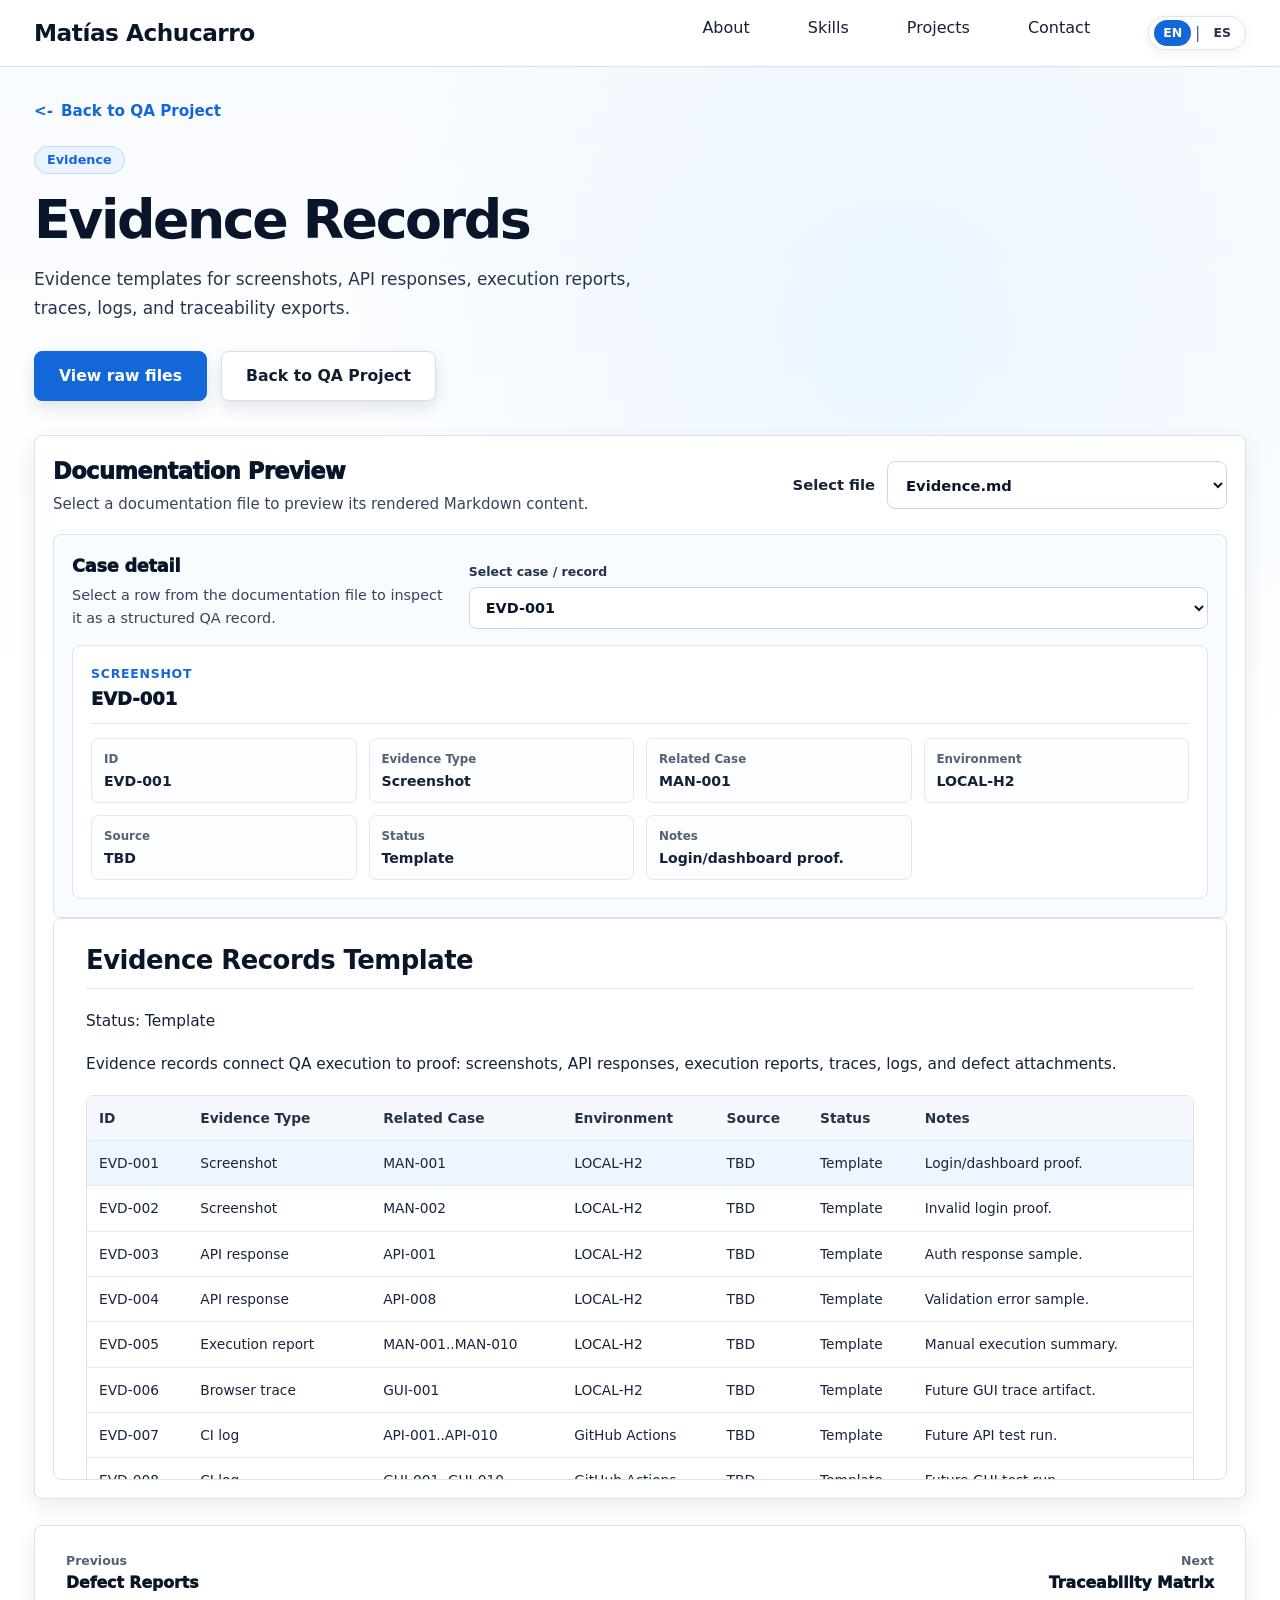
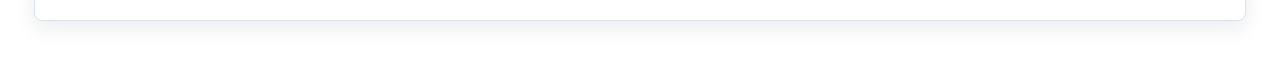
<file: qa/evidence-records.html>
<!doctype html>
<html lang="en">
<head>
  <meta charset="utf-8">
  <meta name="viewport" content="width=device-width, initial-scale=1">
  <title>Evidence Records | Mat&iacute;as Achucarro</title>
  <meta name="description" content="Evidence documentation preview for the QA Task Manager SUT project.">
  <link rel="icon" type="image/svg+xml" href="../favicon.svg">
  <link rel="stylesheet" href="../styles.css?v=mobile-nav-2">
  <script src="../i18n.js?v=mobile-nav-2" defer></script>
  <script src="doc-viewer.js?v=mobile-nav-2" defer></script>
</head>
<body class="doc-viewer-page" data-current-doc="evidence">
  <header class="site-header">
    <nav class="nav" aria-label="Main navigation">
      <a class="brand" href="../index.html">Mat&iacute;as Achucarro</a>
      <div class="nav-links"><a href="../index.html#about">About</a><a href="../index.html#skills">Skills</a><a href="../index.html#projects">Projects</a><a href="../index.html#contact">Contact</a></div>
    </nav>
  </header>
  <main class="doc-viewer-main">
    <a class="doc-back-link" href="../projects/qa-task-manager/">Back to QA Project</a>
    <section class="doc-viewer-hero">
      <div class="doc-hero-copy"><p class="doc-label" data-doc-eyebrow>Evidence</p><h1 data-doc-title>Evidence Records</h1><p data-doc-description>Evidence templates for screenshots, API responses, execution reports, traces, logs, and traceability exports.</p><div class="doc-hero-actions"><a class="button primary" href="https://github.com/matias-achucarro/matias-achucarro.github.io/tree/main/qa" target="_blank" rel="noreferrer" data-raw-files>View raw files</a><a class="button secondary" href="../projects/qa-task-manager/">Back to QA Project</a></div></div>
    </section>
    <section class="doc-preview-panel" aria-labelledby="documentation-preview-title"><div class="doc-preview-header"><div><h2 id="documentation-preview-title">Documentation Preview</h2><p>Select a documentation file to preview its rendered Markdown content.</p></div><label class="doc-select-label"><span>Select file</span><select data-doc-select aria-label="Select documentation file"></select></label></div><div class="doc-viewer-grid"><aside class="doc-file-list" data-doc-list aria-label="Documentation files"></aside><article class="markdown-preview"><div class="markdown-body" data-markdown-content><p class="doc-loading">Loading documentation preview...</p></div></article></div></section>
    <nav class="doc-bottom-nav" data-doc-pager aria-label="Documentation navigation"></nav>
  </main>
</body>
</html>
</file>
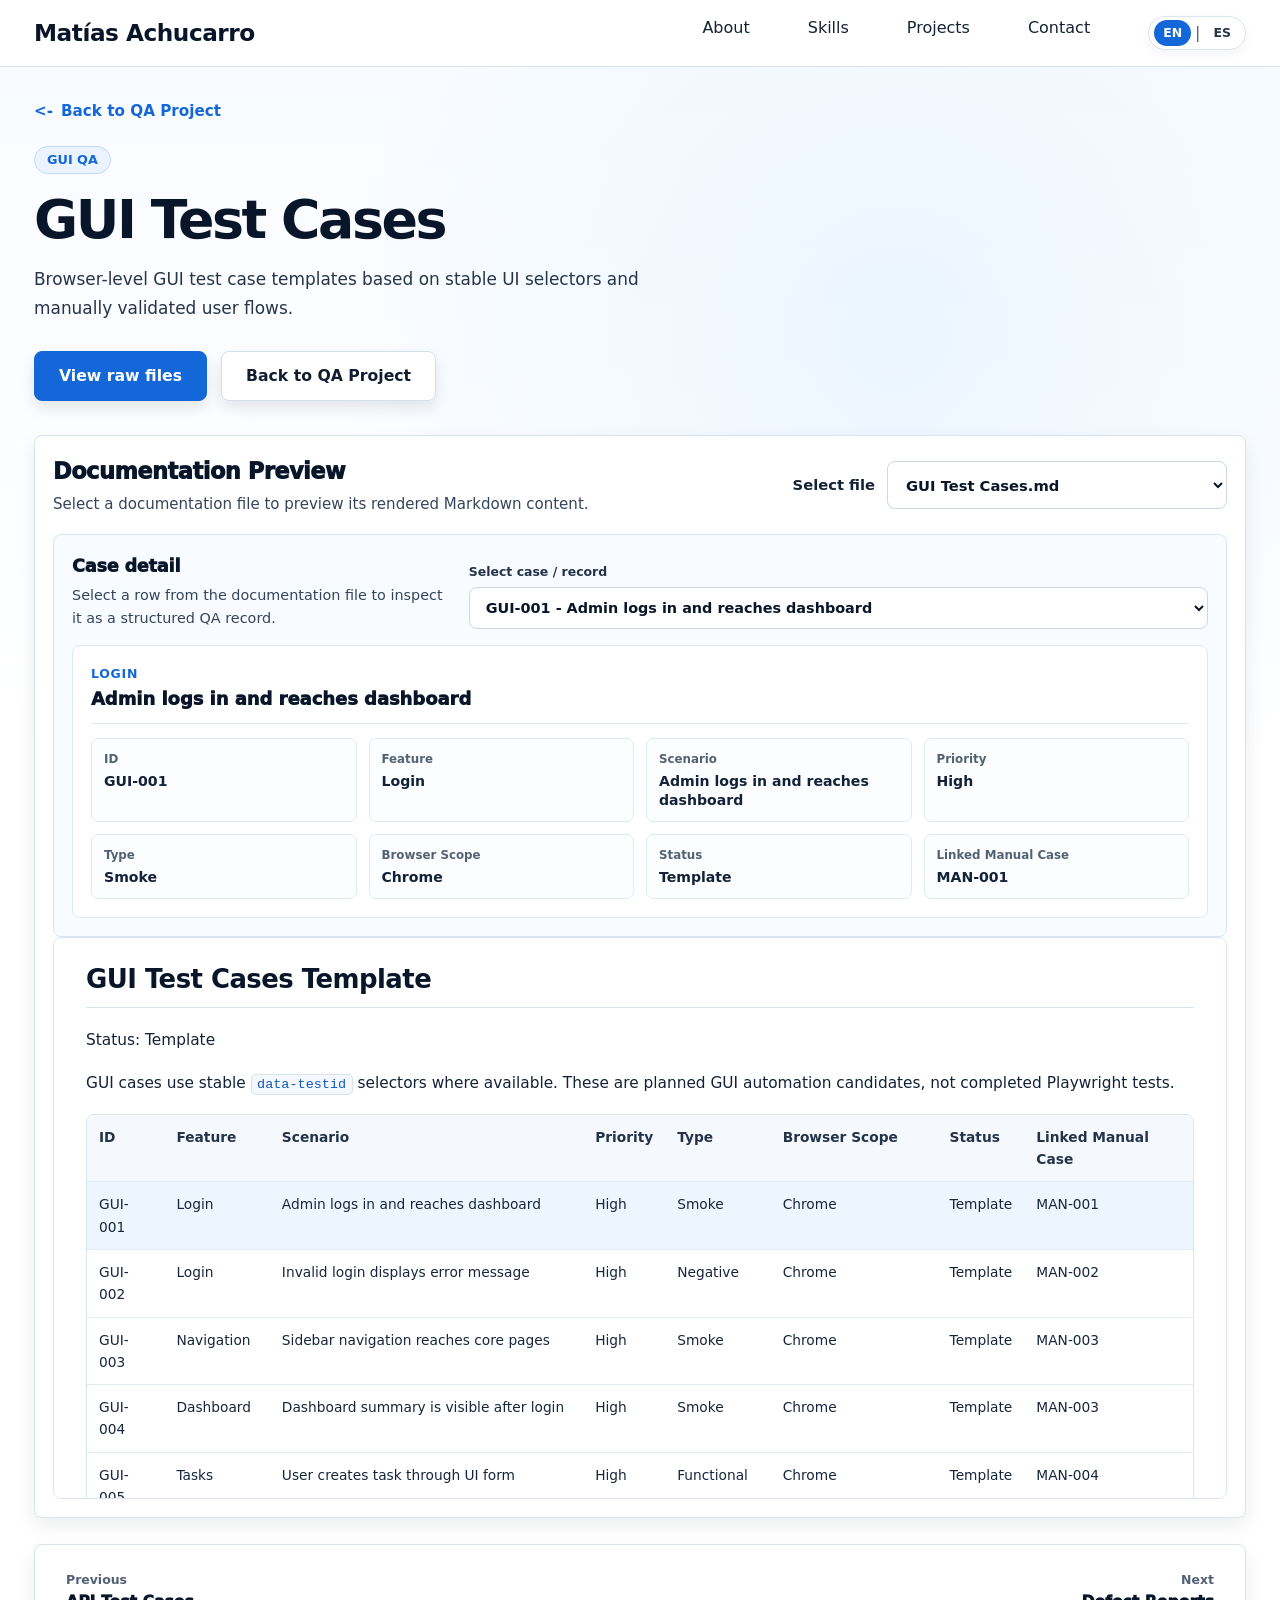
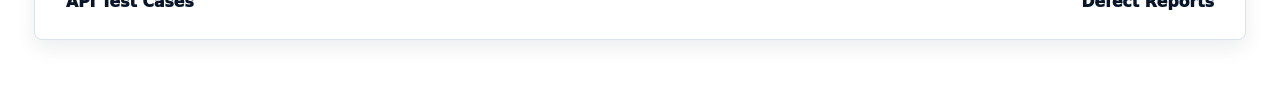
<file: qa/gui-test-cases.html>
<!doctype html>
<html lang="en">
<head>
  <meta charset="utf-8">
  <meta name="viewport" content="width=device-width, initial-scale=1">
  <title>GUI Test Cases | Mat&iacute;as Achucarro</title>
  <meta name="description" content="GUI QA documentation preview for the QA Task Manager SUT project.">
  <link rel="icon" type="image/svg+xml" href="../favicon.svg">
  <link rel="stylesheet" href="../styles.css?v=mobile-nav-2">
  <script src="../i18n.js?v=mobile-nav-2" defer></script>
  <script src="doc-viewer.js?v=mobile-nav-2" defer></script>
</head>
<body class="doc-viewer-page" data-current-doc="gui">
  <header class="site-header">
    <nav class="nav" aria-label="Main navigation">
      <a class="brand" href="../index.html">Mat&iacute;as Achucarro</a>
      <div class="nav-links"><a href="../index.html#about">About</a><a href="../index.html#skills">Skills</a><a href="../index.html#projects">Projects</a><a href="../index.html#contact">Contact</a></div>
    </nav>
  </header>
  <main class="doc-viewer-main">
    <a class="doc-back-link" href="../projects/qa-task-manager/">Back to QA Project</a>
    <section class="doc-viewer-hero">
      <div class="doc-hero-copy"><p class="doc-label" data-doc-eyebrow>GUI QA</p><h1 data-doc-title>GUI Test Cases</h1><p data-doc-description>Browser-level GUI test case templates based on stable UI selectors and manually validated user flows.</p><div class="doc-hero-actions"><a class="button primary" href="https://github.com/matias-achucarro/matias-achucarro.github.io/tree/main/qa" target="_blank" rel="noreferrer" data-raw-files>View raw files</a><a class="button secondary" href="../projects/qa-task-manager/">Back to QA Project</a></div></div>
    </section>
    <section class="doc-preview-panel" aria-labelledby="documentation-preview-title"><div class="doc-preview-header"><div><h2 id="documentation-preview-title">Documentation Preview</h2><p>Select a documentation file to preview its rendered Markdown content.</p></div><label class="doc-select-label"><span>Select file</span><select data-doc-select aria-label="Select documentation file"></select></label></div><div class="doc-viewer-grid"><aside class="doc-file-list" data-doc-list aria-label="Documentation files"></aside><article class="markdown-preview"><div class="markdown-body" data-markdown-content><p class="doc-loading">Loading documentation preview...</p></div></article></div></section>
    <nav class="doc-bottom-nav" data-doc-pager aria-label="Documentation navigation"></nav>
  </main>
</body>
</html>
</file>
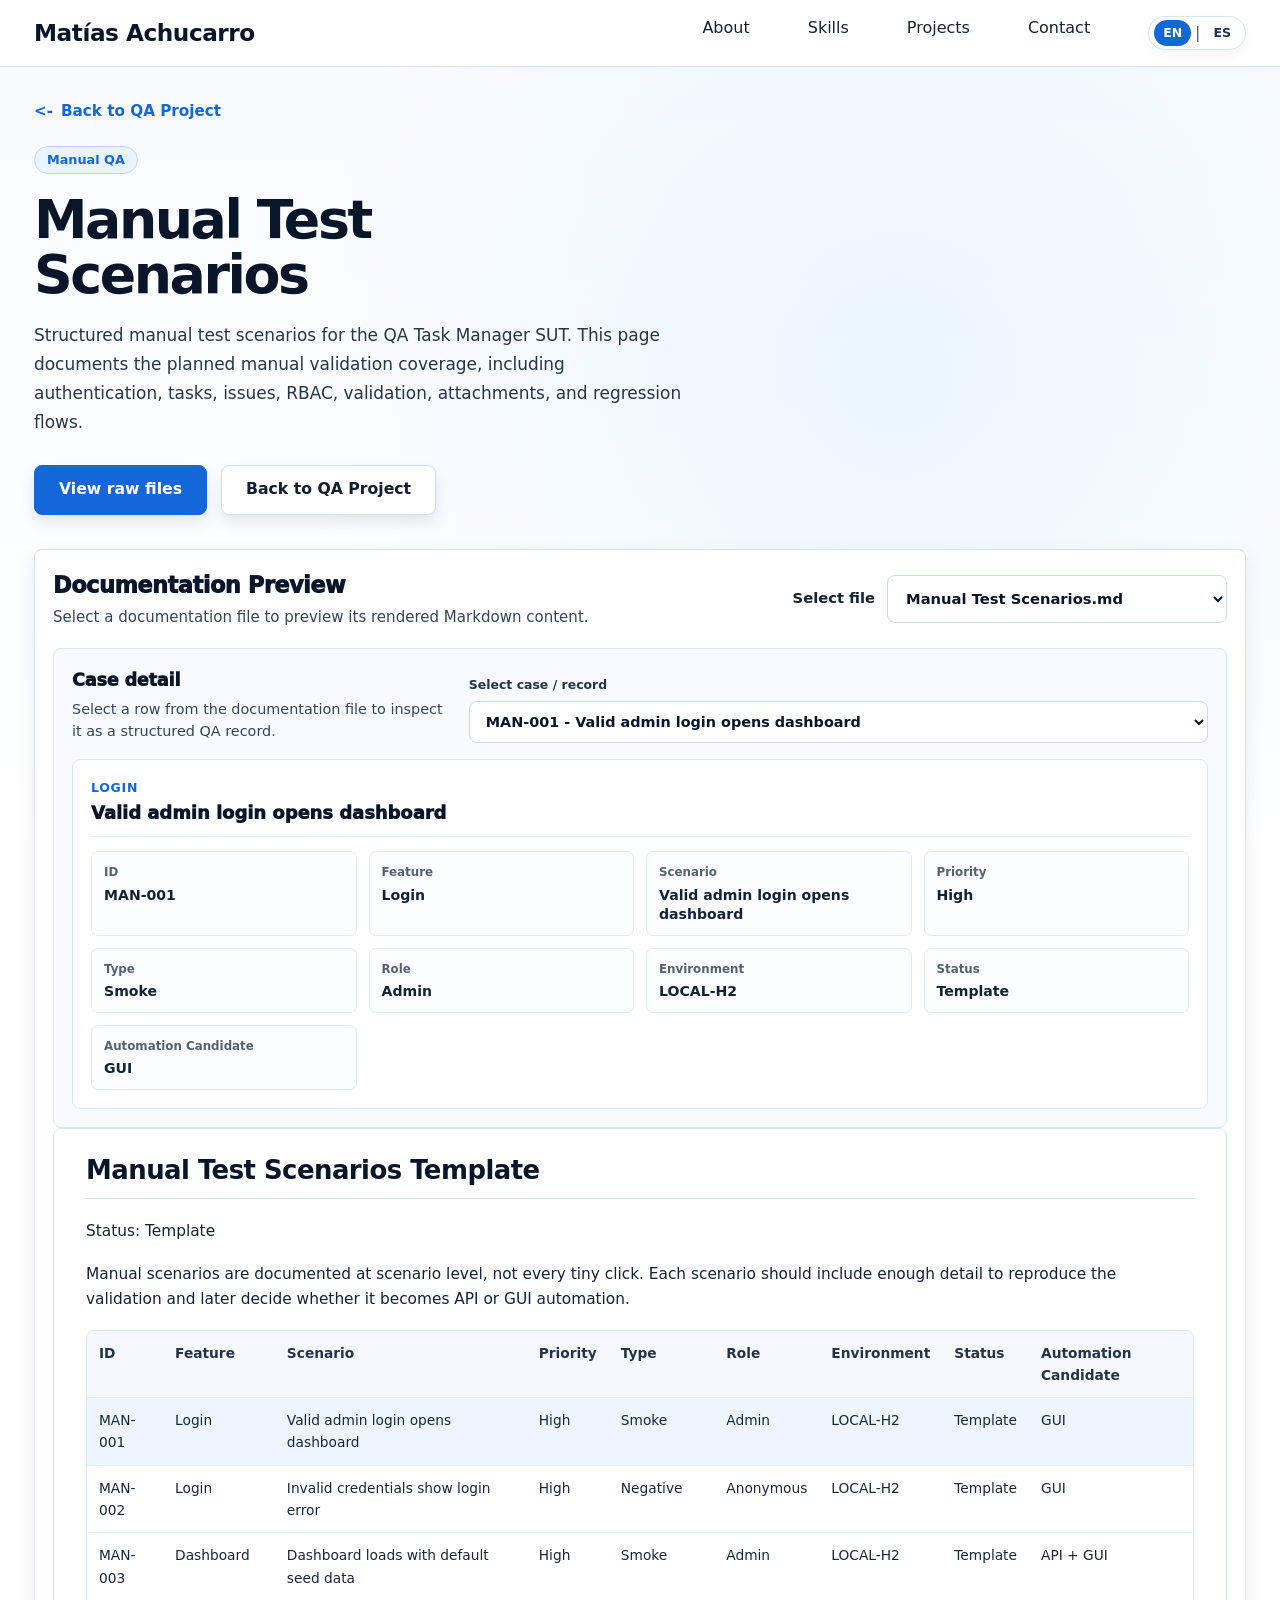
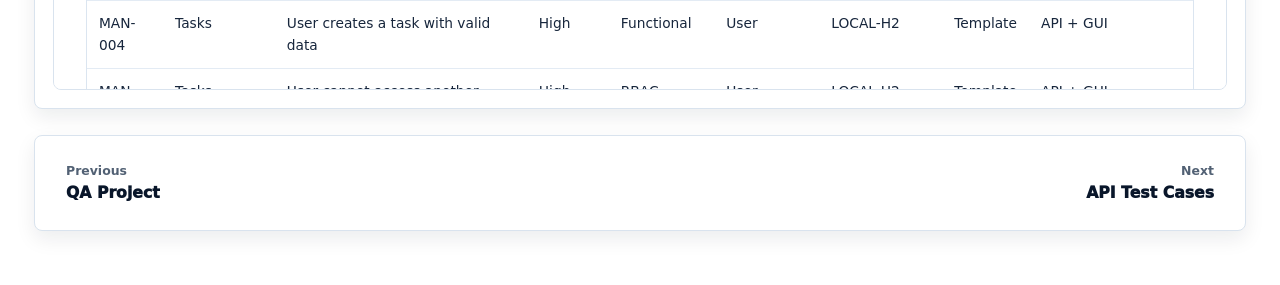
<file: qa/manual-test-scenarios.html>
<!doctype html>
<html lang="en">
<head>
  <meta charset="utf-8">
  <meta name="viewport" content="width=device-width, initial-scale=1">
  <title>Manual Test Scenarios | Mat&iacute;as Achucarro</title>
  <meta name="description" content="Manual QA documentation preview for the QA Task Manager SUT project.">
  <link rel="icon" type="image/svg+xml" href="../favicon.svg">
  <link rel="stylesheet" href="../styles.css?v=mobile-nav-2">
  <script src="../i18n.js?v=mobile-nav-2" defer></script>
  <script src="doc-viewer.js?v=mobile-nav-2" defer></script>
</head>
<body class="doc-viewer-page" data-current-doc="manual">
  <header class="site-header">
    <nav class="nav" aria-label="Main navigation">
      <a class="brand" href="../index.html">Mat&iacute;as Achucarro</a>
      <div class="nav-links">
        <a href="../index.html#about">About</a>
        <a href="../index.html#skills">Skills</a>
        <a href="../index.html#projects">Projects</a>
        <a href="../index.html#contact">Contact</a>
      </div>
    </nav>
  </header>

  <main class="doc-viewer-main">
    <a class="doc-back-link" href="../projects/qa-task-manager/">Back to QA Project</a>

    <section class="doc-viewer-hero">
      <div class="doc-hero-copy">
        <p class="doc-label" data-doc-eyebrow>Manual QA</p>
        <h1 data-doc-title>Manual Test Scenarios</h1>
        <p data-doc-description>Structured manual test scenarios for the QA Task Manager SUT.</p>
        <div class="doc-hero-actions">
          <a class="button primary" href="https://github.com/matias-achucarro/matias-achucarro.github.io/tree/main/qa" target="_blank" rel="noreferrer" data-raw-files>View raw files</a>
          <a class="button secondary" href="../projects/qa-task-manager/">Back to QA Project</a>
        </div>
      </div>
    </section>

    <section class="doc-preview-panel" aria-labelledby="documentation-preview-title">
      <div class="doc-preview-header">
        <div>
          <h2 id="documentation-preview-title">Documentation Preview</h2>
          <p>Select a documentation file to preview its rendered Markdown content.</p>
        </div>
        <label class="doc-select-label">
          <span>Select file</span>
          <select data-doc-select aria-label="Select documentation file"></select>
        </label>
      </div>
      <div class="doc-viewer-grid">
        <aside class="doc-file-list" data-doc-list aria-label="Documentation files"></aside>
        <article class="markdown-preview">
          <div class="markdown-body" data-markdown-content>
            <p class="doc-loading">Loading documentation preview...</p>
          </div>
        </article>
      </div>
    </section>

    <nav class="doc-bottom-nav" data-doc-pager aria-label="Documentation navigation"></nav>
  </main>
</body>
</html>
</file>
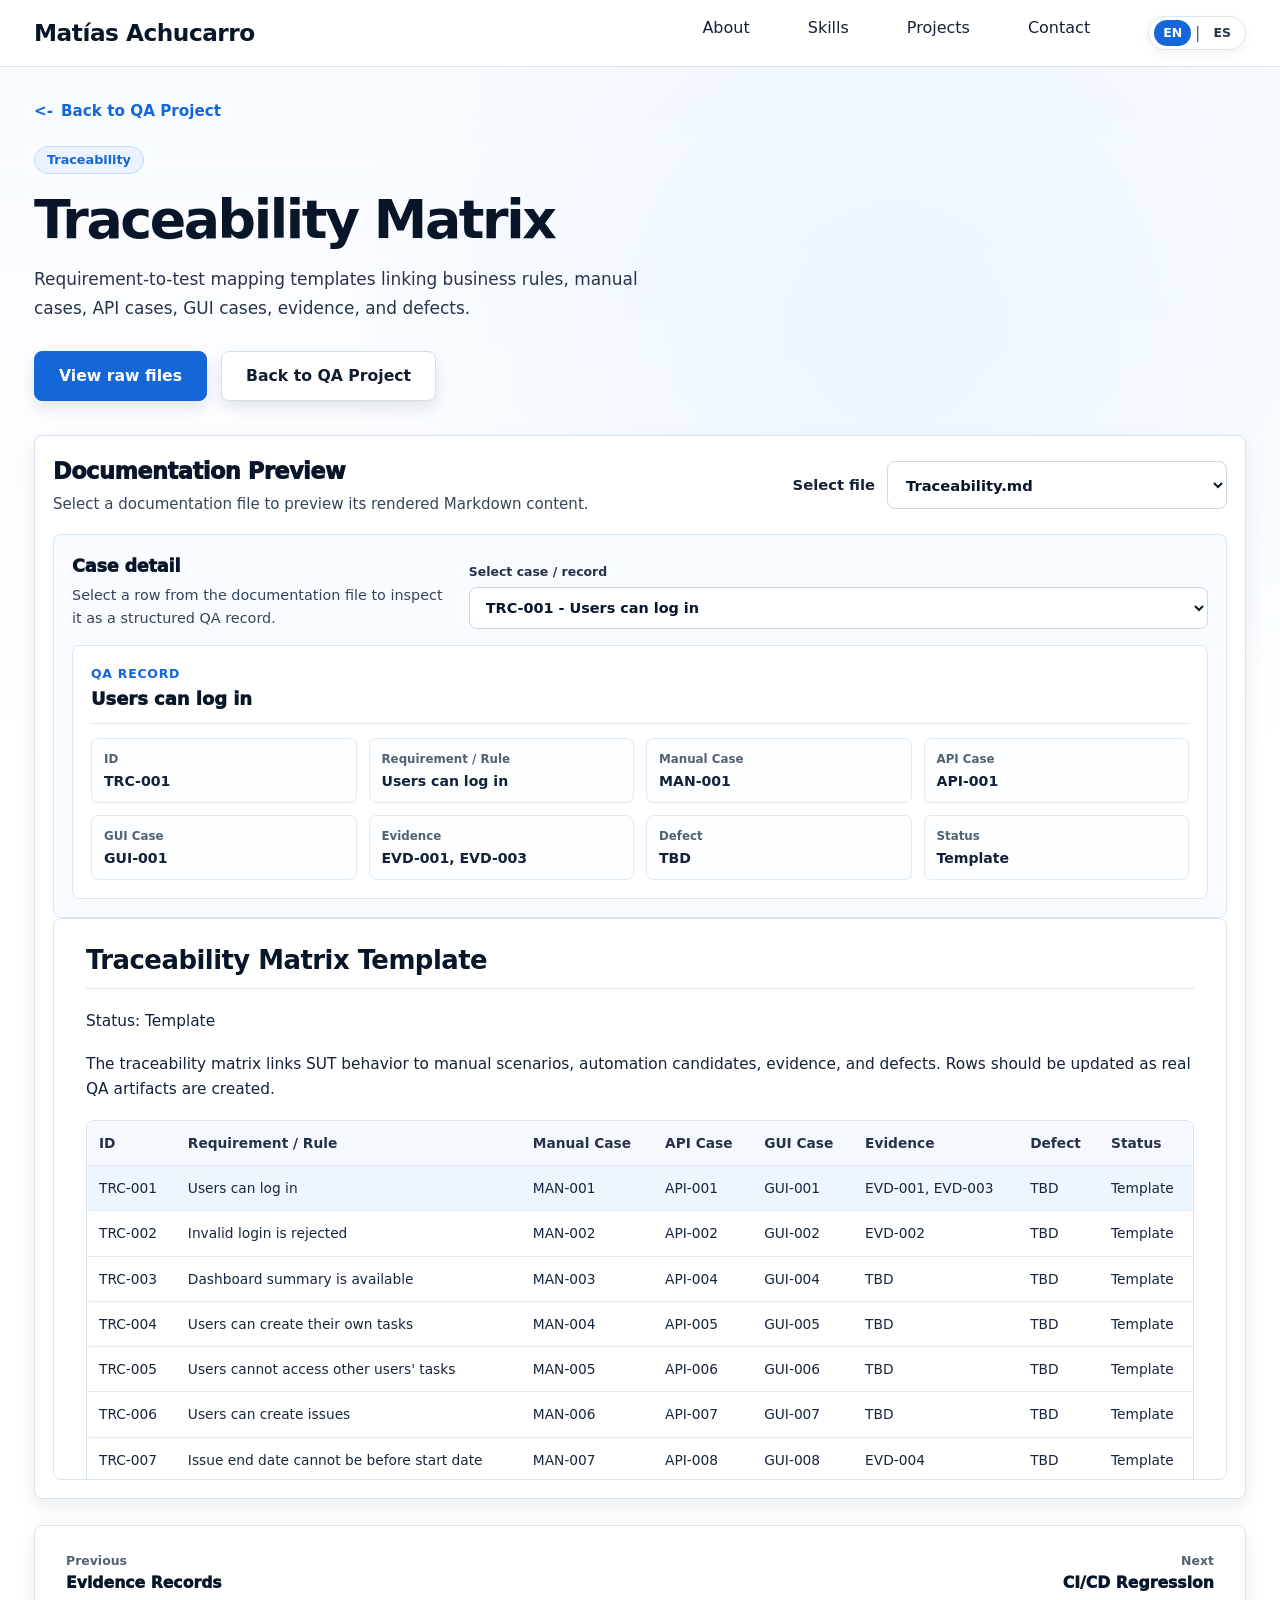
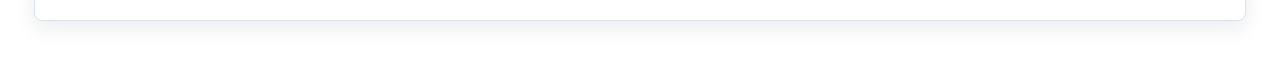
<file: qa/traceability-matrix.html>
<!doctype html>
<html lang="en">
<head>
  <meta charset="utf-8">
  <meta name="viewport" content="width=device-width, initial-scale=1">
  <title>Traceability Matrix | Mat&iacute;as Achucarro</title>
  <meta name="description" content="Traceability documentation preview for the QA Task Manager SUT project.">
  <link rel="icon" type="image/svg+xml" href="../favicon.svg">
  <link rel="stylesheet" href="../styles.css?v=mobile-nav-2">
  <script src="../i18n.js?v=mobile-nav-2" defer></script>
  <script src="doc-viewer.js?v=mobile-nav-2" defer></script>
</head>
<body class="doc-viewer-page" data-current-doc="traceability">
  <header class="site-header">
    <nav class="nav" aria-label="Main navigation">
      <a class="brand" href="../index.html">Mat&iacute;as Achucarro</a>
      <div class="nav-links"><a href="../index.html#about">About</a><a href="../index.html#skills">Skills</a><a href="../index.html#projects">Projects</a><a href="../index.html#contact">Contact</a></div>
    </nav>
  </header>
  <main class="doc-viewer-main">
    <a class="doc-back-link" href="../projects/qa-task-manager/">Back to QA Project</a>
    <section class="doc-viewer-hero">
      <div class="doc-hero-copy"><p class="doc-label" data-doc-eyebrow>Traceability</p><h1 data-doc-title>Traceability Matrix</h1><p data-doc-description>Requirement-to-test mapping templates linking business rules, manual cases, API cases, GUI cases, evidence, and defects.</p><div class="doc-hero-actions"><a class="button primary" href="https://github.com/matias-achucarro/matias-achucarro.github.io/tree/main/qa" target="_blank" rel="noreferrer" data-raw-files>View raw files</a><a class="button secondary" href="../projects/qa-task-manager/">Back to QA Project</a></div></div>
    </section>
    <section class="doc-preview-panel" aria-labelledby="documentation-preview-title"><div class="doc-preview-header"><div><h2 id="documentation-preview-title">Documentation Preview</h2><p>Select a documentation file to preview its rendered Markdown content.</p></div><label class="doc-select-label"><span>Select file</span><select data-doc-select aria-label="Select documentation file"></select></label></div><div class="doc-viewer-grid"><aside class="doc-file-list" data-doc-list aria-label="Documentation files"></aside><article class="markdown-preview"><div class="markdown-body" data-markdown-content><p class="doc-loading">Loading documentation preview...</p></div></article></div></section>
    <nav class="doc-bottom-nav" data-doc-pager aria-label="Documentation navigation"></nav>
  </main>
</body>
</html>
</file>
<file: styles.css>
:root {
  --bg: #f4faff;
  --surface: #ffffff;
  --text: #09162a;
  --muted: #3d4a5c;
  --soft: #eef7ff;
  --line: #d9e3ee;
  --blue: #1467d8;
  --blue-dark: #0f58bd;
  --green: #0e8c78;
  --purple: #7351c9;
  --orange: #cf5f00;
  --shadow: 0 10px 24px rgba(9, 22, 42, 0.11);
  --wide: 1212px;
}

* {
  box-sizing: border-box;
}

html {
  scroll-behavior: smooth;
  overflow-x: hidden;
}

body {
  margin: 0;
  background: #ffffff;
  color: var(--text);
  font-family: Inter, ui-sans-serif, system-ui, -apple-system, BlinkMacSystemFont, "Segoe UI", sans-serif;
  line-height: 1.55;
  overflow-x: hidden;
}

img,
svg,
video,
canvas {
  max-width: 100%;
}

a {
  color: inherit;
}

h1,
h2,
h3,
p {
  margin-top: 0;
}

h1,
h2,
h3,
p,
strong,
a {
  overflow-wrap: break-word;
}

.site-header {
  position: sticky;
  top: 0;
  z-index: 20;
  background: rgba(255, 255, 255, 0.96);
  border-bottom: 1px solid #d8e2ed;
  backdrop-filter: blur(14px);
}

.nav {
  display: grid;
  grid-template-columns: 320px 1fr;
  align-items: center;
  max-width: 100%;
  width: min(var(--wide), calc(100% - 48px));
  height: 66px;
  margin: 0 auto;
}

.brand,
.nav-links a,
.button {
  text-decoration: none;
}

.brand {
  color: var(--text);
  font-size: 1.45rem;
  font-weight: 900;
  letter-spacing: -0.02em;
}

.nav-links {
  display: flex;
  justify-content: flex-end;
  gap: 58px;
  padding-right: 0;
  color: #162235;
  font-size: 1rem;
  font-weight: 520;
}

.nav-links a:hover {
  color: var(--blue);
}

.mobile-nav-toggle {
  appearance: none;
  display: none;
  position: relative;
  align-items: center;
  justify-content: center;
  justify-self: end;
  width: 44px;
  height: 44px;
  padding: 0;
  border: 1px solid #dbe5f0;
  border-radius: 8px;
  background: #ffffff;
  color: var(--text);
  cursor: pointer;
  box-shadow: 0 6px 16px rgba(9, 22, 42, 0.06);
  transition: border-color 160ms ease, box-shadow 160ms ease, color 160ms ease;
}

.mobile-nav-toggle:hover,
.mobile-nav-toggle:focus-visible {
  border-color: #b9d6fb;
  color: var(--blue);
  outline: 2px solid rgba(20, 103, 216, 0.16);
  outline-offset: 2px;
}

.mobile-nav-toggle-line {
  position: absolute;
  width: 21px;
  height: 2px;
  border-radius: 999px;
  background: currentColor;
  transition: transform 180ms ease, opacity 180ms ease;
}

.mobile-nav-toggle-line:nth-child(1) {
  transform: translateY(-7px);
}

.mobile-nav-toggle-line:nth-child(3) {
  transform: translateY(7px);
}

.mobile-nav-toggle[aria-expanded="true"] .mobile-nav-toggle-line:nth-child(1) {
  transform: rotate(45deg);
}

.mobile-nav-toggle[aria-expanded="true"] .mobile-nav-toggle-line:nth-child(2) {
  opacity: 0;
}

.mobile-nav-toggle[aria-expanded="true"] .mobile-nav-toggle-line:nth-child(3) {
  transform: rotate(-45deg);
}

.mobile-nav-overlay,
.mobile-nav-panel {
  display: none;
}

.language-switch {
  display: inline-flex;
  align-items: center;
  justify-content: center;
  gap: 4px;
  min-height: 34px;
  padding: 3px 5px;
  border: 1px solid #dbe5f0;
  border-radius: 999px;
  background: #ffffff;
  color: #536276;
  box-shadow: 0 4px 12px rgba(9, 22, 42, 0.05);
}

.language-switch button {
  appearance: none;
  border: 0;
  border-radius: 999px;
  background: transparent;
  color: #26354a;
  cursor: pointer;
  font: inherit;
  font-size: 0.78rem;
  font-weight: 900;
  line-height: 1;
  padding: 7px 9px;
  transition: background 160ms ease, color 160ms ease;
}

.language-switch button:hover,
.language-switch button:focus-visible {
  color: var(--blue);
  outline: 2px solid rgba(20, 103, 216, 0.2);
  outline-offset: 2px;
}

.language-switch button.is-active {
  background: var(--blue);
  color: #ffffff;
}

.button svg {
  width: 22px;
  height: 22px;
  fill: currentColor;
  flex: 0 0 auto;
}

.doc-viewer-page {
  background:
    radial-gradient(circle at 70% 20%, rgba(222, 240, 255, 0.55), transparent 34%),
    linear-gradient(180deg, #f8fbff 0%, #ffffff 45%);
}

.doc-viewer-main {
  width: min(var(--wide), calc(100% - 48px));
  margin: 0 auto;
  padding: 32px 0 54px;
}

.doc-back-link {
  display: inline-flex;
  align-items: center;
  gap: 8px;
  margin-bottom: 22px;
  color: var(--blue);
  font-size: 0.95rem;
  font-weight: 800;
  text-decoration: none;
}

.doc-back-link::before {
  content: "<-";
  font-weight: 900;
}

.doc-viewer-hero {
  display: grid;
  grid-template-columns: minmax(0, 1fr) minmax(320px, 430px);
  gap: 48px;
  align-items: start;
  margin-bottom: 34px;
}

.doc-hero-copy {
  min-width: 0;
}

.doc-label {
  display: inline-flex;
  align-items: center;
  min-height: 28px;
  margin-bottom: 18px;
  padding: 0 12px;
  border: 1px solid #bed8fa;
  border-radius: 999px;
  background: #eaf3ff;
  color: var(--blue);
  font-size: 0.8rem;
  font-weight: 900;
}

.doc-hero-copy h1 {
  max-width: 620px;
  margin-bottom: 18px;
  font-size: clamp(2.8rem, 4.2vw, 3.65rem);
  line-height: 1.04;
  letter-spacing: -0.045em;
}

.doc-hero-copy p[data-doc-description] {
  max-width: 650px;
  margin-bottom: 28px;
  color: #26354a;
  font-size: 1.06rem;
  line-height: 1.7;
}

.doc-hero-actions {
  display: flex;
  flex-wrap: wrap;
  gap: 14px;
}

.doc-hero-actions .button {
  min-width: 190px;
  height: 50px;
  border-radius: 8px;
  font-size: 0.98rem;
}

.doc-hero-panel {
  align-self: end;
  padding: 18px;
  border: 1px solid var(--line);
  border-radius: 8px;
  background: rgba(255, 255, 255, 0.9);
  box-shadow: 0 12px 28px rgba(9, 22, 42, 0.09);
}

.doc-hero-panel-header {
  margin-bottom: 14px;
  padding-bottom: 13px;
  border-bottom: 1px solid #e1eaf4;
}

.doc-hero-panel-header p {
  margin-bottom: 4px;
  color: #4b5c72;
  font-size: 0.82rem;
  font-weight: 800;
}

.doc-hero-panel-header strong {
  display: block;
  color: var(--text);
  font-size: 1.02rem;
  font-weight: 950;
}

.doc-hero-links {
  display: grid;
  gap: 8px;
}

.doc-hero-links a {
  display: grid;
  grid-template-columns: 30px minmax(0, 1fr);
  align-items: center;
  gap: 10px;
  min-height: 42px;
  padding: 7px 9px;
  border: 1px solid transparent;
  border-radius: 8px;
  color: #17253a;
  text-decoration: none;
  transition: border-color 0.18s ease, background 0.18s ease, color 0.18s ease;
}

.doc-hero-links a:hover,
.doc-hero-links a.is-active {
  border-color: #cfe1f8;
  background: #eef6ff;
  color: var(--blue);
}

.doc-hero-links span {
  display: grid;
  place-items: center;
  width: 28px;
  height: 28px;
  border: 1px solid #cfe1f8;
  border-radius: 7px;
  background: #ffffff;
  font-size: 0.72rem;
  font-weight: 950;
}

.doc-hero-links small {
  overflow: hidden;
  color: inherit;
  font-size: 0.86rem;
  font-weight: 850;
  text-overflow: ellipsis;
  white-space: nowrap;
}

.doc-hero-source {
  display: inline-flex;
  margin-top: 14px;
  color: var(--blue);
  font-size: 0.88rem;
  font-weight: 850;
  text-decoration: none;
}

.doc-hero-source:hover {
  text-decoration: underline;
}

.doc-summary-grid {
  display: grid;
  grid-template-columns: repeat(4, minmax(0, 1fr));
  gap: 14px;
}

.doc-summary-card,
.doc-preview-panel,
.doc-bottom-nav {
  background: #ffffff;
  border: 1px solid var(--line);
  border-radius: 8px;
  box-shadow: 0 8px 20px rgba(9, 22, 42, 0.08);
}

.doc-summary-card {
  min-height: 178px;
  padding: 18px 16px;
}

.doc-summary-icon {
  display: grid;
  place-items: center;
  width: 42px;
  height: 42px;
  margin-bottom: 18px;
  border-radius: 9px;
  background: #eaf3ff;
  color: var(--blue);
  font-size: 0.82rem;
  font-weight: 950;
}

.doc-summary-card:nth-child(2) .doc-summary-icon {
  background: #e8f7f1;
  color: var(--green);
}

.doc-summary-card:nth-child(3) .doc-summary-icon {
  background: #f0ebff;
  color: var(--purple);
}

.doc-summary-card:nth-child(4) .doc-summary-icon {
  background: #fff0e7;
  color: var(--orange);
}

.doc-summary-card p {
  margin-bottom: 8px;
  color: #34455b;
  font-size: 0.86rem;
}

.doc-summary-card strong {
  display: block;
  margin-bottom: 10px;
  color: var(--text);
  font-size: 1.1rem;
  font-weight: 950;
  line-height: 1.18;
}

.doc-summary-card:first-child strong {
  font-size: 2rem;
  line-height: 1;
}

.doc-summary-card small {
  color: #34455b;
  font-size: 0.83rem;
  line-height: 1.45;
}

.doc-preview-panel {
  margin-bottom: 26px;
  padding: 18px;
}

.doc-preview-header {
  display: flex;
  align-items: center;
  justify-content: space-between;
  gap: 24px;
  margin-bottom: 18px;
}

.record-detail-panel {
  margin-top: 18px;
  margin-bottom: 0;
  padding: 18px;
  border: 1px solid #d8e5f3;
  border-radius: 8px;
  background: #f8fbff;
}

.record-detail-header {
  display: flex;
  align-items: end;
  justify-content: space-between;
  gap: 20px;
  margin-bottom: 16px;
}

.record-detail-header h3 {
  margin-bottom: 4px;
  color: var(--text);
  font-size: 1.1rem;
  font-weight: 950;
  letter-spacing: -0.01em;
}

.record-detail-header p {
  max-width: 620px;
  margin-bottom: 0;
  color: #34455b;
  font-size: 0.9rem;
}

.record-detail-header label {
  display: grid;
  gap: 6px;
  width: 100%;
  min-width: 290px;
  color: #24334a;
  font-size: 0.78rem;
  font-weight: 900;
}

.record-detail-header select {
  width: 100%;
  min-width: 0;
  max-width: 100%;
  min-height: 42px;
  padding: 0 40px 0 12px;
  border: 1px solid #cbd8e6;
  border-radius: 8px;
  background: #ffffff;
  color: var(--text);
  font: inherit;
  font-size: 0.9rem;
}

.record-detail-body {
  padding: 18px;
  border: 1px solid #dce7f2;
  border-radius: 8px;
  background: #ffffff;
}

.record-detail-body header {
  margin-bottom: 14px;
  padding-bottom: 12px;
  border-bottom: 1px solid #e1eaf4;
}

.record-detail-body header p {
  margin-bottom: 5px;
  color: var(--blue);
  font-size: 0.78rem;
  font-weight: 900;
  letter-spacing: 0.06em;
  text-transform: uppercase;
}

.record-detail-body h4 {
  margin: 0;
  color: var(--text);
  font-size: 1.12rem;
  font-weight: 950;
  line-height: 1.25;
}

.record-detail-body dl {
  display: grid;
  grid-template-columns: repeat(4, minmax(0, 1fr));
  gap: 12px;
  margin: 0;
}

.record-detail-body div {
  min-width: 0;
  padding: 11px 12px;
  border: 1px solid #e1eaf4;
  border-radius: 7px;
  background: #fbfdff;
}

.record-detail-body dt {
  margin-bottom: 4px;
  color: #526174;
  font-size: 0.74rem;
  font-weight: 900;
}

.record-detail-body dd {
  margin: 0;
  color: #132238;
  font-size: 0.88rem;
  font-weight: 760;
  line-height: 1.35;
}

.doc-preview-header h2 {
  margin-bottom: 4px;
  font-size: 1.4rem;
  font-weight: 950;
  letter-spacing: -0.02em;
}

.doc-preview-header p {
  margin-bottom: 0;
  color: #34455b;
  font-size: 0.94rem;
}

.doc-select-label {
  display: grid;
  grid-template-columns: auto minmax(250px, 340px);
  align-items: center;
  gap: 12px;
  color: #162235;
  font-size: 0.92rem;
  font-weight: 760;
}

.doc-select-label select {
  min-width: 0;
  width: 100%;
  min-height: 48px;
  padding: 0 42px 0 14px;
  border: 1px solid #cbd8e6;
  border-radius: 8px;
  background: #ffffff;
  color: var(--text);
  font: inherit;
}

.doc-viewer-grid {
  display: grid;
  grid-template-columns: minmax(0, 1fr);
  min-height: 430px;
  overflow: hidden;
  border: 1px solid var(--line);
  border-radius: 8px;
  background: #ffffff;
}

.doc-file-list {
  display: none;
  align-content: start;
  gap: 8px;
  padding: 18px 14px;
  background: #fbfdff;
  border-right: 1px solid var(--line);
}

.doc-file-list::before {
  content: "Documentation files";
  margin-bottom: 4px;
  color: #34455b;
  font-size: 0.76rem;
  font-weight: 950;
  letter-spacing: 0.06em;
  text-transform: uppercase;
}

.doc-file-button {
  display: grid;
  grid-template-columns: 30px 1fr;
  align-items: center;
  gap: 9px;
  width: 100%;
  min-height: 42px;
  padding: 7px 10px;
  border: 1px solid transparent;
  border-radius: 7px;
  background: transparent;
  color: #14233a;
  font: inherit;
  font-size: 0.92rem;
  font-weight: 750;
  text-align: left;
  cursor: pointer;
}

.doc-file-button:hover,
.doc-file-button.is-active {
  border-color: #d8e7fb;
  background: #eef6ff;
  color: var(--blue);
}

.doc-file-button.is-active {
  box-shadow: inset 3px 0 0 var(--blue);
}

.doc-file-icon {
  display: grid;
  place-items: center;
  width: 26px;
  height: 26px;
  border: 1px solid #cfe1f8;
  border-radius: 6px;
  color: var(--blue);
  font-size: 0.7rem;
  font-weight: 950;
}

.markdown-preview {
  min-width: 0;
  max-height: 560px;
  overflow: auto;
  padding: 26px 32px 30px;
  background: #ffffff;
}

.markdown-body {
  color: #132238;
  font-size: 0.96rem;
  line-height: 1.62;
}

.markdown-body h1,
.markdown-body h2,
.markdown-body h3 {
  color: var(--text);
  letter-spacing: -0.02em;
}

.markdown-body h1 {
  margin-bottom: 20px;
  padding-bottom: 12px;
  border-bottom: 1px solid var(--line);
  font-size: 1.62rem;
  line-height: 1.18;
}

.markdown-body h2 {
  margin-top: 28px;
  margin-bottom: 12px;
  font-size: 1.18rem;
}

.markdown-body h3 {
  margin-top: 20px;
  margin-bottom: 10px;
  font-size: 1rem;
}

.markdown-body p,
.markdown-body ul,
.markdown-body ol,
.markdown-body pre,
.markdown-table-wrap {
  margin-bottom: 18px;
}

.markdown-body ul,
.markdown-body ol {
  padding-left: 22px;
}

.markdown-body li {
  margin-bottom: 6px;
}

.markdown-body code {
  padding: 0.12rem 0.34rem;
  border: 1px solid #d9e3ee;
  border-radius: 5px;
  background: #f4f8fd;
  color: #0f58bd;
  font-size: 0.88em;
}

.markdown-body pre {
  overflow-x: auto;
  padding: 16px;
  border: 1px solid #d9e3ee;
  border-radius: 8px;
  background: #f6f9fd;
}

.markdown-body pre code {
  padding: 0;
  border: 0;
  background: transparent;
  color: #132238;
}

.markdown-table-wrap {
  max-width: 100%;
  overflow-x: auto;
  border: 1px solid #dbe5f0;
  border-radius: 8px;
}

.markdown-table-wrap table {
  width: 100%;
  min-width: 760px;
  border-collapse: collapse;
}

.markdown-table-wrap th,
.markdown-table-wrap td {
  padding: 11px 12px;
  border-bottom: 1px solid #e3ebf4;
  color: #17263c;
  font-size: 0.86rem;
  text-align: left;
  vertical-align: top;
}

.markdown-table-wrap th {
  background: #f5f9fd;
  color: #24334a;
  font-weight: 900;
}

.markdown-table-wrap tr[data-record-index] {
  cursor: pointer;
}

.markdown-table-wrap tr[data-record-index]:hover td {
  background: #f4f9ff;
}

.markdown-table-wrap tr[data-record-index].is-selected td {
  background: #edf6ff;
}

.doc-loading {
  color: #526174;
}

.doc-bottom-nav {
  display: grid;
  grid-template-columns: 1fr 1fr;
  gap: 18px;
  padding: 14px;
}

.doc-nav-card {
  min-height: 58px;
  padding: 10px 16px;
  border: 1px solid transparent;
  border-radius: 8px;
  color: var(--text);
  text-decoration: none;
}

.doc-nav-card:hover {
  border-color: #bfd7f6;
  background: #f5faff;
}

.doc-nav-card span {
  display: block;
  color: #526174;
  font-size: 0.78rem;
  font-weight: 760;
}

.doc-nav-card strong {
  display: block;
  font-size: 0.98rem;
  font-weight: 950;
}

.doc-nav-card-next {
  text-align: right;
}

.hero-shell {
  background:
    radial-gradient(circle at 67% 30%, rgba(222, 240, 255, 0.65), transparent 36%),
    linear-gradient(180deg, #f7fbff 0%, #eef8ff 100%);
}

.hero,
.section,
.project-hero {
  max-width: 100%;
  width: min(var(--wide), calc(100% - 48px));
  margin: 0 auto;
}

.hero {
  display: grid;
  grid-template-columns: 680px 376px;
  justify-content: start;
  align-items: start;
  column-gap: 156px;
  min-height: 474px;
  padding: 55px 0 34px;
}

.hero-copy {
  min-width: 0;
  padding-top: 2px;
}

h1 {
  margin-bottom: 8px;
  color: var(--text);
  font-size: 4rem;
  font-weight: 900;
  line-height: 1.04;
  letter-spacing: -0.035em;
}

.role {
  margin-bottom: 14px;
  color: var(--blue);
  font-size: 2.95rem;
  font-weight: 900;
  line-height: 1.02;
  letter-spacing: -0.02em;
}

.tagline {
  max-width: 700px;
  margin-bottom: 8px;
  color: #344357;
  font-size: 1.26rem;
  line-height: 1.45;
}

.rule {
  display: block;
  width: 36px;
  height: 1px;
  margin: 6px 0 15px;
  background: #6f8196;
}

.intro {
  max-width: 660px;
  margin-bottom: 27px;
  color: #2d3b4e;
  font-size: 1.13rem;
  line-height: 1.62;
}

.hero-actions,
.project-actions {
  display: flex;
  flex-wrap: wrap;
  gap: 21px;
}

.button {
  display: inline-flex;
  align-items: center;
  justify-content: center;
  gap: 10px;
  min-width: 129px;
  height: 52px;
  padding: 0 24px;
  border: 1px solid #d5dfeb;
  border-radius: 7px;
  background: #ffffff;
  box-shadow: 0 7px 15px rgba(9, 22, 42, 0.1);
  color: #111d31;
  font-size: 1rem;
  font-weight: 780;
}

.button.primary {
  min-width: 153px;
  background: var(--blue);
  border-color: var(--blue);
  color: #ffffff;
}

.button.primary:hover {
  background: var(--blue-dark);
}

.button.secondary:hover {
  border-color: #b7cae0;
}

.workflow-card,
.info-card,
.skill-card,
.featured-project,
.content-card,
.stack-grid article,
.scope-grid article,
.doc-grid article,
.contact-panel,
.contact-card {
  background: rgba(255, 255, 255, 0.96);
  border: 1px solid var(--line);
  border-radius: 10px;
  box-shadow: var(--shadow);
}

.workflow-card {
  width: 376px;
  min-height: 408px;
  padding: 20px 23px 18px 28px;
}

.workflow-card h2 {
  margin-bottom: 18px;
  font-size: 1.22rem;
  font-weight: 850;
  line-height: 1.2;
}

.workflow-card ol {
  padding: 0;
  margin: 0;
  list-style: none;
}

.workflow-card li {
  position: relative;
  display: grid;
  grid-template-columns: 31px 1fr;
  gap: 18px;
  align-items: center;
  min-height: 56px;
  border-bottom: 1px solid #e0e7ef;
}

.workflow-card li:last-child {
  border-bottom: 0;
}

.workflow-card li:not(:last-child)::after {
  position: absolute;
  bottom: -13px;
  left: 64px;
  z-index: 1;
  width: 26px;
  background: #ffffff;
  color: #9aa8b9;
  content: "\2193";
  font-size: 1.2rem;
  line-height: 1;
  text-align: center;
}

.workflow-icon {
  display: inline-flex;
  align-items: center;
  justify-content: center;
  width: 25px;
  height: 25px;
  color: #142238;
}

.workflow-icon svg {
  width: 22px;
  height: 22px;
  fill: none;
  stroke: currentColor;
  stroke-linecap: round;
  stroke-linejoin: round;
  stroke-width: 2;
}

.workflow-card strong {
  color: #111111;
  font-size: 1rem;
  font-weight: 640;
}

.section {
  padding: 27px 0 8px;
}

.about-section {
  padding-top: 24px;
}

.about-section h2,
.skills-section h2 {
  margin-bottom: 20px;
  text-align: center;
  font-size: 1.9rem;
  font-weight: 900;
  line-height: 1.1;
  letter-spacing: -0.02em;
}

.about-cards {
  display: grid;
  grid-template-columns: repeat(3, 1fr);
  gap: 20px;
}

.info-card {
  display: grid;
  grid-template-columns: 56px minmax(0, 1fr);
  gap: 18px;
  align-items: start;
  min-height: 183px;
  padding: 22px 20px;
  box-shadow: 0 9px 20px rgba(9, 22, 42, 0.1);
}

.card-icon {
  display: grid;
  place-items: center;
  width: 56px;
  height: 56px;
  border-radius: 50%;
  color: #ffffff;
}

.card-icon svg {
  width: 30px;
  height: 30px;
  fill: currentColor;
}

.accent-blue .card-icon {
  background: linear-gradient(145deg, #1b78eb, #0d60cf);
}

.accent-green .card-icon {
  background: linear-gradient(145deg, #11a588, #0d806d);
}

.accent-purple .card-icon {
  background: linear-gradient(145deg, #8a64dd, #6040bd);
}

.info-card h3 {
  margin-bottom: 8px;
  color: #111827;
  font-size: 1.07rem;
  font-weight: 850;
  line-height: 1.25;
}

.info-card p {
  margin-bottom: 0;
  color: #1d293a;
  font-size: 1rem;
  line-height: 1.55;
}

.skills-section {
  padding-top: 26px;
  padding-bottom: 54px;
}

.skills-section h2 {
  margin-bottom: 27px;
}

.skills-grid {
  display: grid;
  grid-template-columns: repeat(4, 1fr);
  gap: 30px;
}

.skill-card {
  min-height: 252px;
  padding: 21px 19px 24px;
  box-shadow: 0 8px 18px rgba(9, 22, 42, 0.08);
}

.skill-card h3 {
  margin-bottom: 19px;
  font-size: 1.08rem;
  font-weight: 900;
}

.skill-card.blue h3 {
  color: var(--blue);
}

.skill-card.green h3 {
  color: var(--green);
}

.skill-card.purple h3 {
  color: var(--purple);
}

.skill-card.orange h3 {
  color: var(--orange);
}

.skill-card ul {
  display: grid;
  gap: 10px;
  padding: 0;
  margin: 0;
  list-style: none;
}

.skill-card li {
  position: relative;
  padding-left: 25px;
  color: #1b2636;
  font-size: 0.97rem;
  line-height: 1.35;
}

.skill-card li::before {
  position: absolute;
  left: 1px;
  top: 0;
  color: currentColor;
  content: "\2713";
  font-weight: 900;
}

.skill-card.blue li::before {
  color: var(--blue);
}

.skill-card.green li::before {
  color: var(--green);
}

.skill-card.purple li::before {
  color: var(--purple);
}

.skill-card.orange li::before {
  color: var(--orange);
}

.section-heading {
  max-width: 740px;
  margin-bottom: 22px;
}

.section-heading p,
.project-copy p,
.project-hero p,
.content-card p,
.scope-grid p,
.doc-grid p,
.contact-panel p {
  color: var(--muted);
}

.eyebrow {
  margin: 0 0 8px;
  color: var(--blue);
  font-size: 0.76rem;
  font-weight: 900;
  letter-spacing: 0.12em;
  text-transform: uppercase;
}

.projects-section {
  padding-top: 74px;
  padding-bottom: 58px;
  background: #ffffff;
}

.projects-section h2,
.contact-section h2 {
  margin-bottom: 12px;
  font-size: 2.3rem;
  font-weight: 900;
  line-height: 1.08;
  letter-spacing: -0.02em;
}

.featured-project {
  display: grid;
  grid-template-columns: minmax(0, 1fr) auto;
  gap: 24px;
  align-items: center;
  padding: 26px;
}

.badge-row {
  display: flex;
  flex-wrap: wrap;
  gap: 8px;
}

.badge-row span {
  display: inline-flex;
  align-items: center;
  min-height: 30px;
  padding: 0 10px;
  background: var(--soft);
  border: 1px solid var(--line);
  border-radius: 999px;
  color: var(--text);
  font-size: 0.82rem;
  font-weight: 800;
}

.project-actions {
  justify-content: flex-end;
}

.contact-section {
  padding-bottom: 78px;
}

.contact-panel {
  display: grid;
  grid-template-columns: 340px minmax(0, 1fr);
  gap: 30px;
  align-items: center;
  padding: 31px 28px 31px 27px;
}

.contact-copy p:last-child {
  max-width: 405px;
  margin-bottom: 0;
  font-size: 0.98rem;
  line-height: 1.58;
}

.contact-links {
  display: grid;
  grid-template-columns: repeat(3, minmax(0, 1fr));
  gap: 12px;
}

.contact-card {
  position: relative;
  display: grid;
  align-content: start;
  min-width: 0;
  min-height: 172px;
  padding: 17px 15px 18px;
  overflow: hidden;
  background: linear-gradient(180deg, #ffffff 0%, #fbfdff 100%);
  border-color: #d5e0eb;
  box-shadow: 0 8px 18px rgba(9, 22, 42, 0.07);
  color: var(--text);
  cursor: pointer;
  text-decoration: none;
  transition: transform 160ms ease, border-color 160ms ease, box-shadow 160ms ease;
}

.contact-card:hover {
  transform: translateY(-2px);
  border-color: #bfd2e6;
  box-shadow: 0 13px 26px rgba(9, 22, 42, 0.12);
}

.email-card:hover {
  transform: none;
}

.email-card {
  cursor: default;
}

.email-card .contact-helper {
  max-width: 190px;
}

.contact-card:focus-visible {
  outline: 3px solid rgba(20, 103, 216, 0.28);
  outline-offset: 3px;
}

.contact-icon {
  display: grid;
  place-items: center;
  width: 36px;
  height: 36px;
  margin-bottom: 11px;
  border-radius: 50%;
  color: #ffffff;
}

.contact-icon svg {
  width: 22px;
  height: 22px;
  fill: currentColor;
}

.github-card .contact-icon {
  background: #071226;
}

.linkedin-card .contact-icon {
  background: #1476d7;
}

.email-card .contact-icon {
  background: #12a283;
}

.contact-label {
  display: block;
  margin-bottom: 3px;
  color: #243144;
  font-size: 0.86rem;
  font-weight: 800;
}

.contact-card strong {
  display: block;
  max-width: 100%;
  margin-bottom: 5px;
  color: #08152a;
  font-size: 0.82rem;
  font-weight: 900;
  line-height: 1.25;
  letter-spacing: -0.01em;
  overflow: hidden;
  text-overflow: ellipsis;
  white-space: nowrap;
}

.contact-helper {
  display: block;
  max-width: 155px;
  color: #47566a;
  font-size: 0.86rem;
  line-height: 1.35;
}

.contact-arrow {
  position: absolute;
  right: 19px;
  bottom: 17px;
  color: var(--blue);
  font-size: 1.16rem;
  font-weight: 900;
  line-height: 1;
  transition: transform 160ms ease;
}

.contact-card:hover .contact-arrow {
  transform: translateX(3px);
}

.email-actions {
  display: flex;
  flex-wrap: wrap;
  gap: 10px;
  align-items: center;
  margin-top: 10px;
}

.email-copy-button,
.email-send-link {
  appearance: none;
  -webkit-appearance: none;
  display: inline-flex;
  align-items: center;
  justify-content: center;
  min-height: 28px;
  margin: 0;
  padding: 0 11px;
  border: 1px solid transparent;
  border-radius: 999px;
  outline-offset: 3px;
  font: inherit;
  font-size: 0.76rem;
  font-weight: 900;
  line-height: 1;
  text-decoration: none;
  white-space: nowrap;
}

.email-copy-button {
  background: #eaf3ff;
  border-color: #c8dcf4;
  color: var(--blue);
  cursor: pointer;
}

.email-copy-button:hover,
.email-copy-button:focus-visible {
  background: var(--blue);
  border-color: var(--blue);
  color: #ffffff;
}

.email-send-link {
  background: transparent;
  color: #425168;
}

.email-send-link:hover,
.email-send-link:focus-visible {
  background: #f3f7fb;
  color: #111d31;
}

.contact-feedback {
  display: block;
  margin-top: 8px;
  min-height: 16px;
  color: #0d806d;
  font-size: 0.76rem;
  font-weight: 900;
  line-height: 1;
}

.stack-grid span,
.doc-grid span {
  display: block;
  margin-bottom: 8px;
  color: var(--muted);
  font-size: 0.84rem;
}

.stack-grid strong {
  display: block;
  line-height: 1.4;
}

.project-hero {
  max-width: 1040px;
  padding: 72px 0 44px;
}

.project-hero h1 {
  max-width: 900px;
}

.project-hero p {
  max-width: 760px;
  font-size: 1.08rem;
}

.project-overview-grid {
  display: grid;
  grid-template-columns: minmax(0, 0.9fr) minmax(0, 1fr);
  gap: 24px;
}

.content-card {
  padding: 26px;
}

.content-card h2 {
  font-size: clamp(1.7rem, 3vw, 2.3rem);
}

.soft-section {
  width: 100%;
  max-width: none;
  padding-right: max(24px, calc((100% - var(--wide)) / 2));
  padding-left: max(24px, calc((100% - var(--wide)) / 2));
  background: var(--soft);
}

.stack-grid,
.scope-grid,
.doc-grid {
  display: grid;
  gap: 18px;
}

.stack-grid {
  grid-template-columns: repeat(4, minmax(0, 1fr));
}

.scope-grid {
  grid-template-columns: repeat(3, minmax(0, 1fr));
}

.doc-grid {
  grid-template-columns: repeat(4, minmax(0, 1fr));
}

.stack-grid article,
.scope-grid article,
.doc-grid article {
  min-height: 154px;
  padding: 22px;
  box-shadow: 0 10px 26px rgba(9, 22, 42, 0.07);
}

.doc-grid h3 {
  font-size: 1.18rem;
}

.check-list {
  display: grid;
  gap: 10px;
  padding-left: 1.2rem;
  margin: 0;
  color: var(--muted);
}

.case-page {
  background:
    linear-gradient(180deg, #f8fbff 0%, #ffffff 44%),
    #ffffff;
}

.case-page main {
  width: min(var(--wide), calc(100% - 48px));
  margin: 0 auto;
  padding-bottom: 54px;
}

.case-hero {
  display: grid;
  grid-template-columns: minmax(0, 560px) minmax(0, 1fr);
  gap: 44px;
  align-items: center;
  min-height: 430px;
  margin: 0 auto 34px;
  padding: 38px 42px;
  background:
    radial-gradient(circle at 68% 28%, rgba(218, 238, 255, 0.72), transparent 42%),
    linear-gradient(135deg, #f8fbff 0%, #eef8ff 100%);
  border: 1px solid var(--line);
  border-radius: 10px;
  box-shadow: 0 14px 36px rgba(9, 22, 42, 0.08);
}

.case-hero-copy {
  max-width: 560px;
}

.back-link {
  display: inline-flex;
  align-items: center;
  gap: 8px;
  margin-bottom: 18px;
  color: var(--blue);
  font-size: 0.9rem;
  font-weight: 850;
  text-decoration: none;
}

.back-link:hover {
  color: var(--blue-dark);
}

.case-hero h1 {
  margin-bottom: 22px;
  font-size: clamp(3rem, 4vw, 3.55rem);
  line-height: 1.02;
  letter-spacing: -0.045em;
  white-space: nowrap;
}

.case-hero p {
  max-width: 560px;
  margin-bottom: 30px;
  color: #26354a;
  font-size: 1.05rem;
  line-height: 1.62;
}

.case-actions {
  display: flex;
  flex-wrap: wrap;
  gap: 16px;
  margin-bottom: 29px;
}

.case-hero .button {
  min-width: 190px;
  height: 52px;
  padding: 0 24px;
  border-radius: 7px;
  font-size: 1rem;
  box-shadow: 0 9px 18px rgba(9, 22, 42, 0.12);
}

.case-page .button svg {
  width: 20px;
  height: 20px;
  fill: none;
  stroke: currentColor;
  stroke-linecap: round;
  stroke-linejoin: round;
  stroke-width: 2;
}

.case-hero .badge-row {
  flex-wrap: nowrap;
  gap: 10px;
}

.case-hero .badge-row span {
  min-height: 32px;
  padding: 0 14px;
  background: #f4f9ff;
  border-color: #b9d6fb;
  color: #0f2138;
  font-size: 0.82rem;
}

.browser-preview {
  overflow: hidden;
  border: 1px solid #cbd8e6;
  border-radius: 10px;
  background: #ffffff;
  box-shadow: 0 18px 34px rgba(9, 22, 42, 0.16);
  transform: translateY(6px);
}

.browser-chrome {
  display: flex;
  align-items: center;
  gap: 7px;
  height: 32px;
  padding: 0 14px;
  background: #171a1f;
  color: #aeb7c3;
  font-size: 0.7rem;
}

.browser-chrome span {
  width: 7px;
  height: 7px;
  border-radius: 50%;
}

.browser-chrome span:nth-child(1) {
  background: #ff5f57;
}

.browser-chrome span:nth-child(2) {
  background: #febc2e;
}

.browser-chrome span:nth-child(3) {
  background: #28c840;
}

.browser-chrome strong {
  margin-left: 12px;
  color: #b8c1cc;
  font-size: 0.72rem;
  font-weight: 600;
}

.sut-hero-image {
  display: block;
  width: 100%;
  height: clamp(310px, 28vw, 420px);
  aspect-ratio: 16 / 9;
  background: #eef4fb;
  object-fit: cover;
  object-position: top left;
}

.sut-preview {
  background: #f7f9fc;
}

.preview-topbar {
  display: flex;
  align-items: center;
  justify-content: space-between;
  height: 42px;
  padding: 0 14px;
  background: linear-gradient(90deg, #075fae, #156ec3);
  color: #ffffff;
  font-size: 0.84rem;
}

.preview-topbar span {
  font-weight: 750;
}

.preview-shell {
  display: grid;
  grid-template-columns: 132px 1fr;
  min-height: 310px;
}

.preview-sidebar {
  display: grid;
  align-content: start;
  gap: 3px;
  padding: 16px 12px;
  background: #ffffff;
  border-right: 1px solid #e1e8f0;
}

.preview-sidebar span {
  padding: 8px 9px;
  border-radius: 6px;
  color: #34445a;
  font-size: 0.74rem;
  font-weight: 700;
}

.preview-sidebar .is-selected {
  background: #edf6ff;
  color: var(--blue);
}

.preview-dashboard {
  padding: 18px 22px 22px;
}

.preview-dashboard h2 {
  margin-bottom: 14px;
  font-size: 1.12rem;
}

.preview-metrics {
  display: grid;
  grid-template-columns: repeat(4, 1fr);
  gap: 12px;
  margin-bottom: 14px;
}

.preview-metrics article,
.preview-panels article {
  background: #ffffff;
  border: 1px solid #e0e7ef;
  border-radius: 6px;
  box-shadow: 0 5px 12px rgba(9, 22, 42, 0.04);
}

.preview-metrics article {
  min-height: 64px;
  padding: 12px;
}

.preview-metrics strong {
  display: block;
  color: var(--blue);
  font-size: 1.18rem;
  line-height: 1;
}

.preview-metrics span {
  display: block;
  margin-top: 6px;
  color: #4a586b;
  font-size: 0.66rem;
  font-weight: 700;
}

.preview-panels {
  display: grid;
  grid-template-columns: 1fr 1fr;
  gap: 14px;
}

.preview-panels article {
  min-height: 154px;
  padding: 14px;
}

.preview-panels h3 {
  margin-bottom: 12px;
  font-size: 0.82rem;
}

.preview-panels p {
  display: flex;
  justify-content: space-between;
  gap: 10px;
  margin-bottom: 11px;
  color: #1a2638;
  font-size: 0.72rem;
  font-weight: 700;
  line-height: 1.25;
}

.preview-panels p span {
  color: #0e8c78;
  font-size: 0.66rem;
  white-space: nowrap;
}

.case-section {
  width: min(var(--wide), 100%);
  margin-right: auto;
  margin-bottom: 34px;
  margin-left: auto;
}

.case-section h2 {
  margin-bottom: 14px;
  font-size: 1.25rem;
  font-weight: 900;
  line-height: 1.1;
  letter-spacing: -0.01em;
}

.demonstrates-grid {
  display: grid;
  grid-template-columns: repeat(8, minmax(0, 1fr));
  gap: 14px;
}

.mini-card,
.case-card,
.sut-screenshot-card,
.doc-link-card,
.case-cta {
  background: #ffffff;
  border: 1px solid var(--line);
  border-radius: 8px;
  box-shadow: 0 8px 18px rgba(9, 22, 42, 0.07);
}

.mini-card {
  height: auto;
  min-height: 172px;
  padding: 17px 16px 15px;
  overflow: visible;
}

.mini-icon {
  display: grid;
  place-items: center;
  width: 34px;
  height: 34px;
  margin-bottom: 12px;
  border-radius: 8px;
  font-size: 0.65rem;
  font-weight: 950;
}

.mini-icon svg {
  width: 20px;
  height: 20px;
  fill: none;
  stroke: currentColor;
  stroke-linecap: round;
  stroke-linejoin: round;
  stroke-width: 2;
}

.mini-icon.blue {
  background: #eaf3ff;
  color: var(--blue);
}

.mini-icon.green {
  background: #e8f7f1;
  color: var(--green);
}

.mini-icon.purple {
  background: #f0ebff;
  color: var(--purple);
}

.mini-icon.orange {
  background: #fff0e7;
  color: var(--orange);
}

.mini-icon.teal {
  background: #e5f8f6;
  color: #138c96;
}

.mini-icon.pink {
  background: #ffeaf2;
  color: #d72871;
}

.mini-icon.gold {
  background: #fff4db;
  color: #b77900;
}

.mini-card h3,
.doc-link-card h3 {
  margin-bottom: 8px;
  color: #101b2d;
  font-size: 0.86rem;
  font-weight: 900;
  line-height: 1.16;
}

.mini-card p,
.doc-link-card p {
  margin-bottom: 0;
  color: #34455b;
  font-size: 0.76rem;
  line-height: 1.48;
}

.sut-screenshots-section {
  margin-top: -4px;
}

.sut-screenshot-grid {
  display: grid;
  grid-template-columns: repeat(4, minmax(0, 1fr));
  gap: 16px;
}

.sut-screenshot-card {
  display: flex;
  min-width: 0;
  min-height: 0;
  flex-direction: column;
  overflow: hidden;
}

.sut-shot-preview {
  margin: 0;
  overflow: hidden;
  background:
    linear-gradient(180deg, rgba(244, 248, 253, 0.92), rgba(235, 242, 250, 0.92)),
    #eef4fb;
  border-bottom: 1px solid var(--line);
}

.sut-shot-bar {
  display: flex;
  align-items: center;
  gap: 5px;
  height: 24px;
  padding: 0 10px;
  background: #171a1f;
}

.sut-shot-bar i {
  width: 6px;
  height: 6px;
  border-radius: 50%;
}

.sut-shot-bar i:nth-child(1) {
  background: #ff5f57;
}

.sut-shot-bar i:nth-child(2) {
  background: #febc2e;
}

.sut-shot-bar i:nth-child(3) {
  background: #28c840;
}

.sut-shot-preview img {
  display: block;
  width: 100%;
  height: clamp(160px, 13vw, 190px);
  padding: 8px;
  background: #eef4fb;
  object-fit: contain;
  object-position: center top;
}

.sut-shot-copy {
  flex: 1;
  padding: 15px 16px 17px;
}

.sut-shot-copy span {
  display: block;
  margin-bottom: 6px;
  color: var(--blue);
  font-size: 0.72rem;
  font-weight: 900;
  letter-spacing: 0.08em;
  line-height: 1.2;
  text-transform: uppercase;
}

.sut-shot-copy h3 {
  margin-bottom: 7px;
  color: #101b2d;
  font-size: 0.98rem;
  font-weight: 900;
  line-height: 1.18;
}

.sut-shot-copy p {
  margin-bottom: 0;
  color: #34455b;
  font-size: 0.83rem;
  line-height: 1.5;
}

.case-main-grid {
  display: grid;
  grid-template-columns: minmax(280px, 0.95fr) minmax(420px, 1.36fr) minmax(240px, 0.82fr);
  gap: 16px;
  align-items: stretch;
  margin-bottom: 4px;
}

.case-card {
  min-width: 0;
  padding: 20px;
}

.case-card h2 {
  margin-bottom: 16px;
  font-size: 1.08rem;
}

.tech-columns {
  display: grid;
  grid-template-columns: repeat(2, minmax(0, 1fr));
  gap: 20px 28px;
}

.tech-columns div:last-child {
  grid-column: 1 / -1;
}

.tech-columns h3 {
  margin-bottom: 9px;
  color: #3a485c;
  font-size: 0.78rem;
  font-weight: 900;
}

.plain-list {
  display: grid;
  gap: 6px;
  padding: 0;
  margin: 0;
  color: #162235;
  font-size: 0.8rem;
  line-height: 1.36;
  list-style: none;
}

.plain-list li {
  position: relative;
  padding-left: 18px;
}

.plain-list li::before {
  position: absolute;
  left: 0;
  color: #334155;
  content: "\25E6";
  font-size: 0.85rem;
  line-height: 1;
}

.check-list-compact li::before {
  color: #111827;
  content: "\2713";
  font-weight: 900;
}

.table-wrap {
  max-width: 100%;
  overflow-x: auto;
}

.scope-table {
  width: 100%;
  min-width: 0;
  border-collapse: collapse;
  overflow: hidden;
  border: 1px solid var(--line);
  border-radius: 8px;
  color: #172337;
  font-size: 0.8rem;
  line-height: 1.32;
}

.scope-table th,
.scope-table td {
  padding: 9px 12px;
  border-bottom: 1px solid #e2e9f2;
  text-align: left;
  vertical-align: top;
}

.scope-table th {
  background: #f8fbff;
  color: #4b5a6e;
  font-size: 0.72rem;
  font-weight: 900;
}

.scope-table td:first-child {
  width: 140px;
  color: #101b2d;
  font-weight: 900;
}

.scope-table tr:last-child td {
  border-bottom: 0;
}

.project-stats-card {
  min-width: 0;
}

.stats-list {
  display: grid;
  gap: 22px;
  margin: 0;
}

.stats-list div {
  position: relative;
  padding-left: 34px;
}

.stats-icon {
  position: absolute;
  left: 0;
  top: 2px;
  display: grid;
  place-items: center;
  width: 22px;
  height: 22px;
  color: var(--blue);
}

.stats-icon svg {
  width: 19px;
  height: 19px;
  fill: none;
  stroke: currentColor;
  stroke-linecap: round;
  stroke-linejoin: round;
  stroke-width: 2;
}

.stats-list dt {
  color: #334155;
  font-size: 0.78rem;
  font-weight: 900;
}

.stats-list dd {
  margin: 0;
  color: #0c1729;
  font-size: 0.86rem;
  font-weight: 650;
  line-height: 1.25;
}

.stats-list a {
  color: var(--blue);
  font-weight: 900;
  text-decoration: none;
}

.stats-list a:hover {
  color: var(--blue-dark);
}

.case-section-heading {
  margin-bottom: 16px;
}

.case-section-heading h2 {
  margin-bottom: 4px;
}

.case-section-heading p {
  margin-bottom: 0;
  color: var(--muted);
  font-size: 0.95rem;
}

.documentation-grid {
  display: grid;
  grid-template-columns: repeat(7, minmax(0, 1fr));
  gap: 14px;
}

.doc-link-card {
  position: relative;
  height: 172px;
  min-height: 172px;
  padding: 17px 17px 32px;
  color: inherit;
  text-decoration: none;
  transition: transform 160ms ease, border-color 160ms ease, box-shadow 160ms ease;
}

.doc-link-card p {
  display: -webkit-box;
  overflow: hidden;
  -webkit-line-clamp: 3;
  -webkit-box-orient: vertical;
}

.doc-link-card:hover,
.doc-link-card:focus-visible {
  transform: translateY(-2px);
  border-color: #bdd3ec;
  box-shadow: 0 13px 24px rgba(9, 22, 42, 0.12);
  outline: none;
}

.doc-arrow {
  position: absolute;
  right: 17px;
  bottom: 14px;
  color: var(--blue);
  font-weight: 900;
}

.case-cta {
  display: grid;
  grid-template-columns: 54px minmax(0, 1fr) auto;
  gap: 20px;
  align-items: center;
  padding: 18px 20px;
  background:
    radial-gradient(circle at 9% 50%, rgba(222, 240, 255, 0.9), transparent 23%),
    #f8fbff;
}

.cta-icon {
  display: grid;
  place-items: center;
  width: 54px;
  height: 54px;
  border-radius: 50%;
  background: var(--blue);
  color: #ffffff;
}

.cta-icon svg {
  width: 28px;
  height: 28px;
  fill: none;
  stroke: currentColor;
  stroke-linecap: round;
  stroke-linejoin: round;
  stroke-width: 2;
}

.case-cta p {
  margin-bottom: 0;
  color: #1a2638;
  font-size: 1rem;
  font-weight: 850;
}

.case-cta .button {
  min-width: 188px;
  height: 52px;
}

@media (max-width: 1120px) {
  .nav {
    grid-template-columns: 1fr;
    gap: 12px;
    height: auto;
    min-height: 66px;
    padding: 14px 0;
  }

  .nav-links {
    order: 3;
    grid-column: 1 / -1;
    flex-wrap: wrap;
    justify-content: flex-start;
    gap: 12px 28px;
    padding-right: 0;
  }

  .hero,
  .about-cards,
  .skills-grid,
  .featured-project,
  .contact-panel,
  .contact-links,
  .project-overview-grid,
  .stack-grid,
  .scope-grid,
  .doc-grid,
  .case-hero,
  .case-main-grid,
  .documentation-grid,
  .doc-viewer-hero,
  .doc-viewer-grid {
    grid-template-columns: 1fr;
  }

  .doc-summary-grid {
    grid-template-columns: repeat(2, minmax(0, 1fr));
  }

  .doc-hero-panel {
    max-width: 720px;
  }

  .doc-file-list {
    grid-template-columns: repeat(2, minmax(0, 1fr));
    border-right: 0;
    border-bottom: 1px solid var(--line);
  }

  .doc-file-list::before {
    grid-column: 1 / -1;
  }

  .markdown-preview {
    max-height: none;
  }

  .hero {
    gap: 36px;
  }

  .workflow-card {
    width: min(100%, 430px);
    justify-self: start;
  }

  .project-actions {
    justify-content: flex-start;
  }

  .case-page main {
    width: min(var(--wide), calc(100% - 48px));
  }

  .case-page .case-hero {
    grid-template-columns: 1fr;
    gap: 30px;
    padding: 36px 30px;
  }

  .browser-preview {
    max-width: 760px;
  }

  .demonstrates-grid {
    grid-template-columns: repeat(5, minmax(0, 1fr));
  }

  .sut-screenshot-grid {
    grid-template-columns: repeat(2, minmax(0, 1fr));
  }

  .documentation-grid {
    grid-template-columns: repeat(3, minmax(0, 1fr));
  }
}

@media (max-width: 900px) {
  .doc-preview-header {
    align-items: stretch;
    flex-direction: column;
    gap: 16px;
  }

  .doc-select-label {
    grid-template-columns: 1fr;
  }

  .markdown-table-wrap table,
  .scope-table {
    width: 100%;
    min-width: 0;
    table-layout: fixed;
  }

  .markdown-table-wrap th,
  .markdown-table-wrap td,
  .scope-table th,
  .scope-table td {
    padding: 8px 9px;
    overflow-wrap: anywhere;
    white-space: normal;
  }

  .markdown-table-wrap th,
  .markdown-table-wrap td {
    font-size: 0.78rem;
  }

  .markdown-body pre,
  .markdown-body pre code {
    white-space: pre-wrap;
    overflow-wrap: anywhere;
  }

  .scope-table td:first-child {
    width: auto;
  }
}

@media (max-width: 760px) {
  .site-header {
    box-shadow: 0 8px 24px rgba(9, 22, 42, 0.07);
  }

  .hero,
  .section,
  .project-hero,
  .doc-viewer-main,
  .case-page main,
  .nav {
    width: min(100% - 28px, var(--wide));
  }

  .nav {
    position: relative;
    grid-template-columns: minmax(0, 1fr) auto;
    gap: 12px;
    height: 58px;
    min-height: 0;
    padding: 0;
  }

  .brand {
    min-width: 0;
    overflow: hidden;
    font-size: 1.12rem;
    text-overflow: ellipsis;
    white-space: nowrap;
  }

  .mobile-nav-toggle {
    appearance: none;
    display: inline-flex;
    position: relative;
    align-items: center;
    justify-content: center;
    justify-self: end;
    width: 44px;
    height: 44px;
    padding: 0;
    border: 1px solid #dbe5f0;
    border-radius: 8px;
    background: #ffffff;
    color: var(--text);
    cursor: pointer;
    box-shadow: 0 6px 16px rgba(9, 22, 42, 0.06);
    transition: border-color 160ms ease, box-shadow 160ms ease, color 160ms ease;
  }

  .mobile-nav-toggle:hover,
  .mobile-nav-toggle:focus-visible {
    border-color: #b9d6fb;
    color: var(--blue);
    outline: 2px solid rgba(20, 103, 216, 0.16);
    outline-offset: 2px;
  }

  .mobile-nav-toggle-line {
    position: absolute;
    width: 21px;
    height: 2px;
    border-radius: 999px;
    background: currentColor;
    transition: transform 180ms ease, opacity 180ms ease;
  }

  .mobile-nav-toggle-line:nth-child(1) {
    transform: translateY(-7px);
  }

  .mobile-nav-toggle-line:nth-child(3) {
    transform: translateY(7px);
  }

  .mobile-nav-toggle[aria-expanded="true"] .mobile-nav-toggle-line:nth-child(1) {
    transform: rotate(45deg);
  }

  .mobile-nav-toggle[aria-expanded="true"] .mobile-nav-toggle-line:nth-child(2) {
    opacity: 0;
  }

  .mobile-nav-toggle[aria-expanded="true"] .mobile-nav-toggle-line:nth-child(3) {
    transform: rotate(-45deg);
  }

  .nav.is-mobile-enhanced .nav-links {
    position: absolute;
    top: calc(100% + 8px);
    left: 0;
    right: 0;
    display: grid;
    grid-template-columns: 1fr;
    gap: 0;
    width: 100%;
    max-height: 0;
    overflow: hidden;
    padding: 0 12px;
    border: 1px solid #dbe5f0;
    border-radius: 0 0 10px 10px;
    background: #ffffff;
    box-shadow: 0 18px 34px rgba(9, 22, 42, 0.13);
    font-size: 0.98rem;
    opacity: 0;
    pointer-events: none;
    transform: translateY(-8px);
    transition: max-height 220ms ease, opacity 180ms ease, transform 180ms ease, padding 180ms ease;
    visibility: hidden;
  }

  .nav.is-mobile-enhanced.is-open .nav-links {
    max-height: 380px;
    padding: 8px 12px 12px;
    opacity: 1;
    pointer-events: auto;
    transform: translateY(0);
    visibility: visible;
  }

  .nav.is-mobile-enhanced .nav-links a {
    justify-content: flex-start;
    min-width: 0;
    min-height: 52px;
    padding: 0 4px;
    border: 0;
    border-bottom: 1px solid #e5edf6;
    border-radius: 0;
    background: transparent;
    color: var(--text);
    font-weight: 850;
    text-align: left;
  }

  .nav.is-mobile-enhanced .nav-links a:hover,
  .nav.is-mobile-enhanced .nav-links a:focus-visible {
    color: var(--blue);
    outline: none;
  }

  .nav.is-mobile-enhanced .language-switch {
    display: grid;
    grid-template-columns: minmax(0, 1fr) auto minmax(0, 1fr);
    width: 100%;
    min-height: 48px;
    margin-top: 10px;
    padding: 4px;
    border-color: #dbe5f0;
    border-radius: 8px;
    box-shadow: none;
  }

  .nav.is-mobile-enhanced .language-switch button {
    min-height: 38px;
    border-radius: 7px;
    font-size: 0.88rem;
  }

  .nav.is-mobile-enhanced .language-switch span {
    align-self: center;
    padding: 0 8px;
    color: #8a96a8;
    font-weight: 800;
  }

  .hero {
    min-height: auto;
    padding-top: 32px;
  }

  h1 {
    font-size: clamp(2.65rem, 12vw, 3.1rem);
  }

  .role {
    font-size: 2.25rem;
  }

  .info-card {
    grid-template-columns: 1fr;
  }

  .case-page main {
    padding-bottom: 42px;
  }

  .case-page .case-hero {
    min-height: auto;
    padding: 26px 18px;
  }

  .doc-viewer-main {
    padding: 24px 0 42px;
  }

  .doc-viewer-hero {
    gap: 24px;
    margin-bottom: 24px;
  }

  .doc-hero-panel {
    max-width: none;
    padding: 14px;
  }

  .doc-hero-links {
    gap: 7px;
  }

  .doc-label {
    margin-bottom: 14px;
  }

  .doc-hero-copy h1 {
    font-size: clamp(2.15rem, 10.5vw, 2.45rem);
    line-height: 1.08;
  }

  .doc-hero-copy p[data-doc-description] {
    margin-bottom: 22px;
    font-size: 0.98rem;
  }

  .doc-hero-actions,
  .doc-hero-actions .button {
    width: 100%;
  }

  .doc-summary-grid,
  .doc-file-list,
  .doc-bottom-nav {
    grid-template-columns: 1fr;
  }

  .doc-summary-card {
    min-height: auto;
  }

  .doc-preview-panel {
    padding: 14px;
  }

  .doc-preview-header {
    align-items: stretch;
    flex-direction: column;
    gap: 16px;
  }

  .record-detail-panel {
    padding: 14px;
  }

  .record-detail-header {
    align-items: stretch;
    flex-direction: column;
    gap: 14px;
  }

  .record-detail-header label {
    min-width: 0;
  }

  .record-detail-body {
    padding: 14px;
  }

  .record-detail-body dl {
    grid-template-columns: 1fr;
  }

  .doc-select-label {
    grid-template-columns: 1fr;
  }

  .doc-file-list {
    gap: 7px;
    padding: 14px;
  }

  .markdown-preview {
    padding: 20px 16px 24px;
  }

  .markdown-table-wrap table {
    min-width: 0;
  }

  .case-hero-copy {
    max-width: 100%;
  }

  .case-hero h1 {
    font-size: 2.55rem;
    white-space: normal;
  }

  .case-actions,
  .case-hero .button {
    width: 100%;
  }

  .case-hero .badge-row {
    flex-wrap: wrap;
  }

  .browser-preview {
    width: 100%;
    max-width: 100%;
    transform: none;
  }

  .case-page .sut-hero-image {
    height: auto;
    aspect-ratio: auto;
    object-fit: contain;
  }

  .sut-shot-preview img {
    height: auto;
    padding: 6px;
    object-fit: contain;
  }

  .preview-shell {
    grid-template-columns: 1fr;
  }

  .preview-sidebar {
    grid-template-columns: repeat(3, 1fr);
    border-right: 0;
    border-bottom: 1px solid #e1e8f0;
  }

  .preview-metrics,
  .preview-panels,
  .demonstrates-grid,
  .sut-screenshot-grid,
  .documentation-grid,
  .tech-columns,
  .case-cta {
    grid-template-columns: 1fr;
  }

  .case-page .preview-metrics {
    grid-template-columns: repeat(2, minmax(0, 1fr));
  }

  .case-cta .button {
    width: 100%;
  }
}

@media (max-width: 520px) {
  .hero,
  .section,
  .project-hero,
  .doc-viewer-main,
  .case-page main,
  .nav {
    width: min(100% - 22px, var(--wide));
  }

  .nav {
    padding: 0;
  }

  .nav-links {
    grid-template-columns: repeat(2, minmax(0, 1fr));
    gap: 7px;
    font-size: 0.8rem;
  }

  .nav-links a {
    padding: 8px 6px;
  }

  .hero {
    padding-top: 26px;
    padding-bottom: 28px;
  }

  h1 {
    font-size: clamp(2.35rem, 13vw, 2.85rem);
  }

  .role {
    font-size: clamp(1.95rem, 10vw, 2.2rem);
  }

  .tagline,
  .intro {
    font-size: 1rem;
  }

  .hero-actions,
  .project-actions,
  .case-actions,
  .doc-hero-actions {
    gap: 12px;
  }

  .button,
  .button.primary,
  .doc-hero-actions .button,
  .case-hero .button {
    width: 100%;
    min-width: 0;
  }

  .workflow-card,
  .featured-project,
  .contact-panel,
  .doc-preview-panel,
  .case-card {
    padding: 18px 16px;
  }

  .workflow-card li {
    grid-template-columns: 28px minmax(0, 1fr);
    gap: 14px;
  }

  .workflow-card li:not(:last-child)::after {
    left: 54px;
  }

  .about-section h2,
  .skills-section h2,
  .projects-section h2,
  .contact-section h2 {
    font-size: 1.75rem;
  }

  .contact-links,
  .skills-grid,
  .about-cards {
    gap: 14px;
  }

  .case-page .case-hero {
    padding: 22px 16px;
  }

  .case-hero h1 {
    font-size: clamp(2.2rem, 12vw, 2.55rem);
  }

  .case-hero p {
    font-size: 0.98rem;
  }

  .case-page .preview-metrics,
  .preview-sidebar {
    grid-template-columns: 1fr;
  }

  .doc-hero-copy h1 {
    font-size: clamp(2rem, 11vw, 2.25rem);
  }

  .doc-hero-copy p[data-doc-description],
  .doc-preview-header p,
  .markdown-body {
    font-size: 0.94rem;
  }

  .markdown-preview {
    padding: 18px 14px 22px;
  }

  .markdown-table-wrap table {
    min-width: 0;
  }

  .record-detail-body,
  .record-detail-panel {
    padding: 12px;
  }

  .doc-bottom-nav {
    grid-template-columns: 1fr;
  }
}

@media (max-width: 920px) and (max-height: 560px) and (orientation: landscape) {
  body.mobile-nav-open {
    overflow: hidden;
  }

  .site-header {
    box-shadow: 0 8px 24px rgba(9, 22, 42, 0.07);
  }

  .nav {
    grid-template-columns: minmax(0, 1fr) auto auto;
    gap: 18px;
    width: min(var(--wide), calc(100% - 40px));
    height: 64px;
    min-height: 0;
    padding: 0;
  }

  .brand {
    min-width: 0;
    overflow: hidden;
    font-size: 1.35rem;
    text-overflow: ellipsis;
    white-space: nowrap;
  }

  .mobile-nav-toggle {
    display: inline-flex;
    grid-column: 3;
    grid-row: 1;
    width: 48px;
    height: 48px;
  }

  .nav.is-mobile-enhanced .nav-links,
  .nav-links {
    display: flex;
    position: static;
    grid-column: 2;
    grid-row: 1;
    order: initial;
    justify-content: flex-end;
    width: auto;
    max-height: none;
    overflow: visible;
    padding: 0;
    border: 0;
    background: transparent;
    box-shadow: none;
    gap: 0;
    opacity: 1;
    pointer-events: auto;
    transform: none;
    visibility: visible;
  }

  .nav.is-mobile-enhanced .nav-links > a,
  .nav-links > a {
    display: none;
  }

  .nav.is-mobile-enhanced .language-switch,
  .language-switch {
    display: inline-flex;
    width: auto;
    min-height: 38px;
    margin-top: 0;
    padding: 3px 5px;
    border-radius: 999px;
    box-shadow: 0 4px 12px rgba(9, 22, 42, 0.05);
  }

  .nav.is-mobile-enhanced .language-switch button,
  .language-switch button {
    min-height: 30px;
    border-radius: 999px;
    font-size: 0.82rem;
    padding: 7px 10px;
  }

  .nav.is-mobile-enhanced .language-switch span,
  .language-switch span {
    align-self: center;
    padding: 0 7px;
    color: #536276;
    font-weight: 800;
  }

  .mobile-nav-overlay {
    display: block;
    position: fixed;
    inset: 0;
    z-index: 25;
    background: rgba(9, 22, 42, 0.42);
    opacity: 0;
    pointer-events: none;
    transition: opacity 180ms ease;
  }

  .mobile-nav-panel {
    display: grid;
    position: fixed;
    top: 68px;
    right: 16px;
    z-index: 30;
    width: min(320px, calc(100vw - 40px));
    max-height: calc(100vh - 80px);
    padding: 14px 18px 18px;
    border: 1px solid #dbe5f0;
    border-radius: 12px;
    background: #ffffff;
    box-shadow: 0 22px 54px rgba(9, 22, 42, 0.18);
    opacity: 0;
    overflow-y: auto;
    pointer-events: none;
    transform: translateX(calc(100% + 24px));
    transition: opacity 190ms ease, transform 220ms ease;
  }

  .mobile-nav-open .mobile-nav-overlay {
    opacity: 1;
    pointer-events: auto;
  }

  .mobile-nav-open .mobile-nav-panel {
    opacity: 1;
    pointer-events: auto;
    transform: translateX(0);
  }

  .mobile-nav-panel-close {
    appearance: none;
    display: inline-flex;
    position: relative;
    align-items: center;
    justify-content: center;
    justify-self: end;
    width: 36px;
    height: 36px;
    margin: 0 0 8px;
    padding: 0;
    border: 0;
    border-radius: 8px;
    background: transparent;
    color: var(--text);
    cursor: pointer;
  }

  .mobile-nav-panel-close:hover,
  .mobile-nav-panel-close:focus-visible {
    color: var(--blue);
    outline: 2px solid rgba(20, 103, 216, 0.16);
    outline-offset: 2px;
  }

  .mobile-nav-panel-close-line {
    position: absolute;
    width: 25px;
    height: 2px;
    border-radius: 999px;
    background: currentColor;
  }

  .mobile-nav-panel-close-line:nth-child(1) {
    transform: rotate(45deg);
  }

  .mobile-nav-panel-close-line:nth-child(2) {
    transform: rotate(-45deg);
  }

  .mobile-nav-panel-links {
    display: grid;
  }

  .mobile-nav-panel-links a {
    display: flex;
    align-items: center;
    min-height: 50px;
    padding: 0 8px;
    border-bottom: 1px solid #e5edf6;
    color: var(--text);
    font-size: 1rem;
    font-weight: 850;
    text-decoration: none;
  }

  .mobile-nav-panel-links a:last-child {
    border-bottom: 0;
  }

  .mobile-nav-panel-links a:hover,
  .mobile-nav-panel-links a:focus-visible {
    color: var(--blue);
    outline: none;
  }
}
</file>
